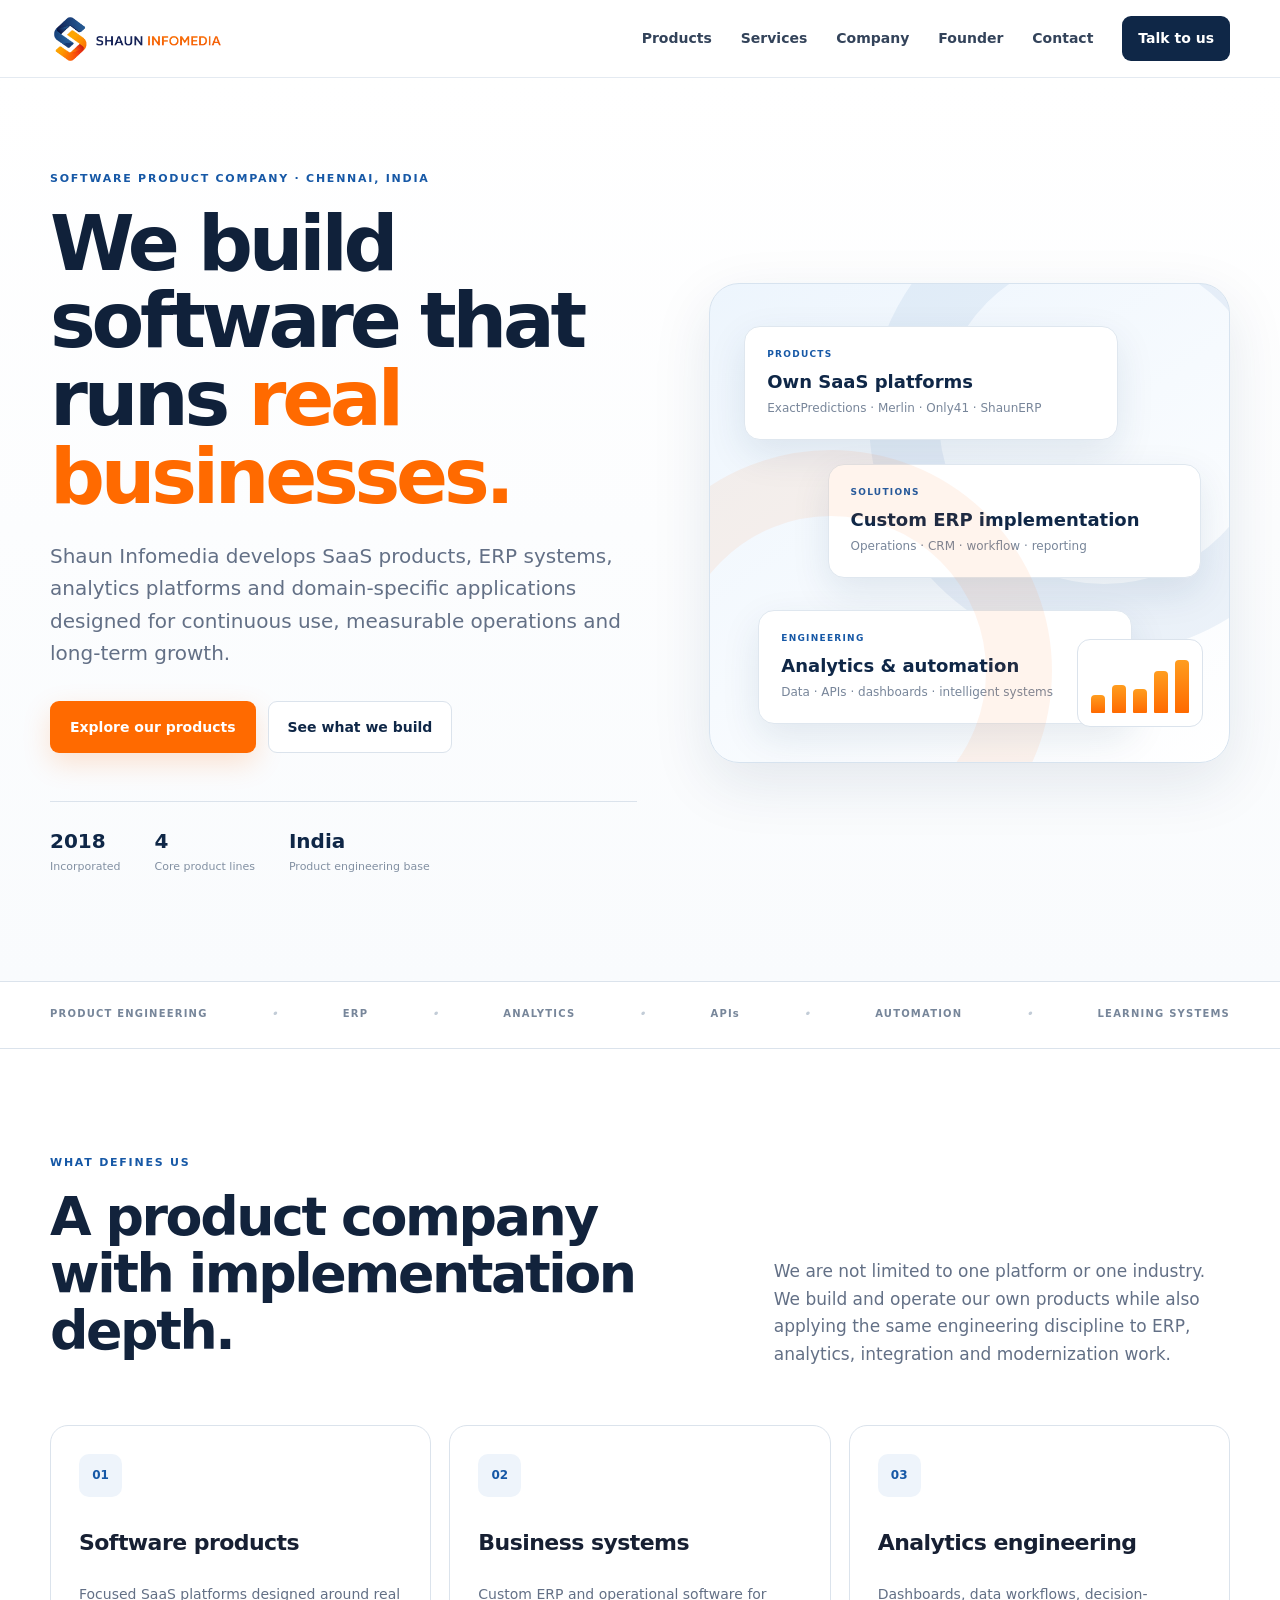
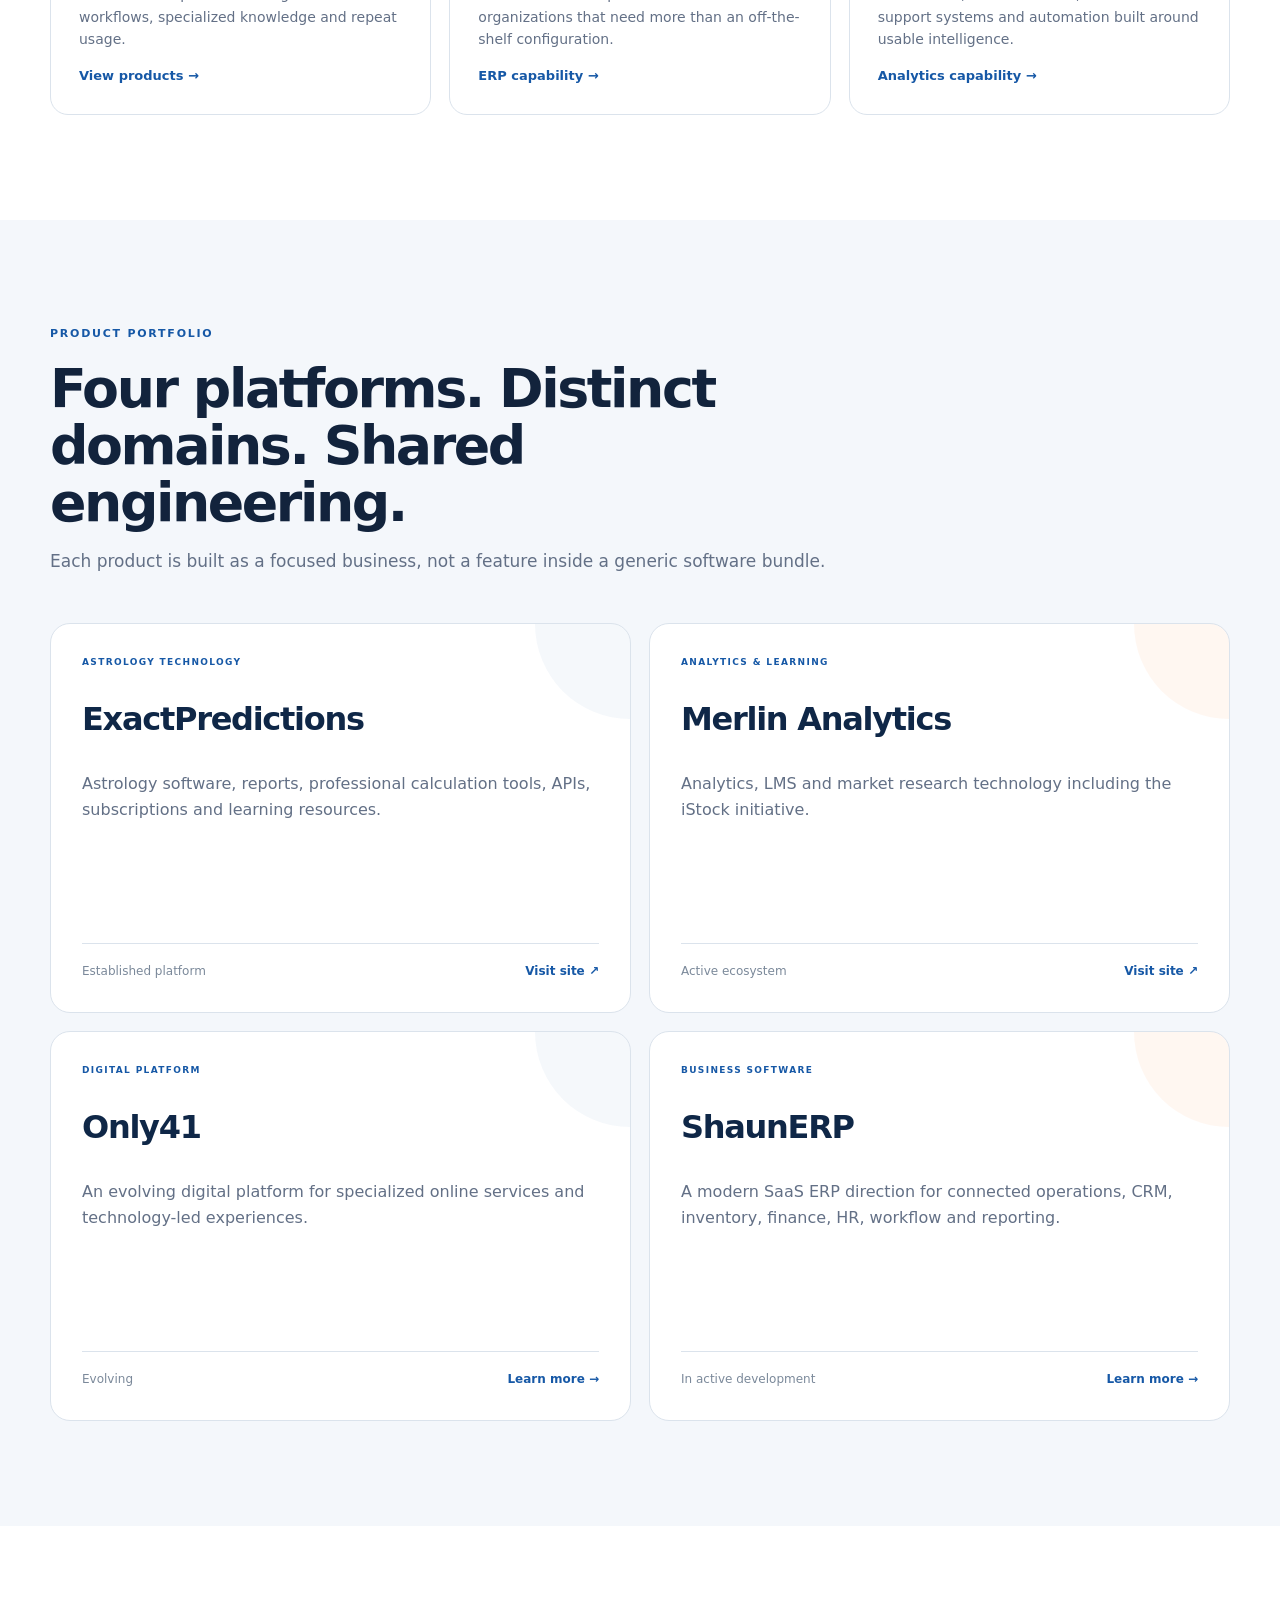
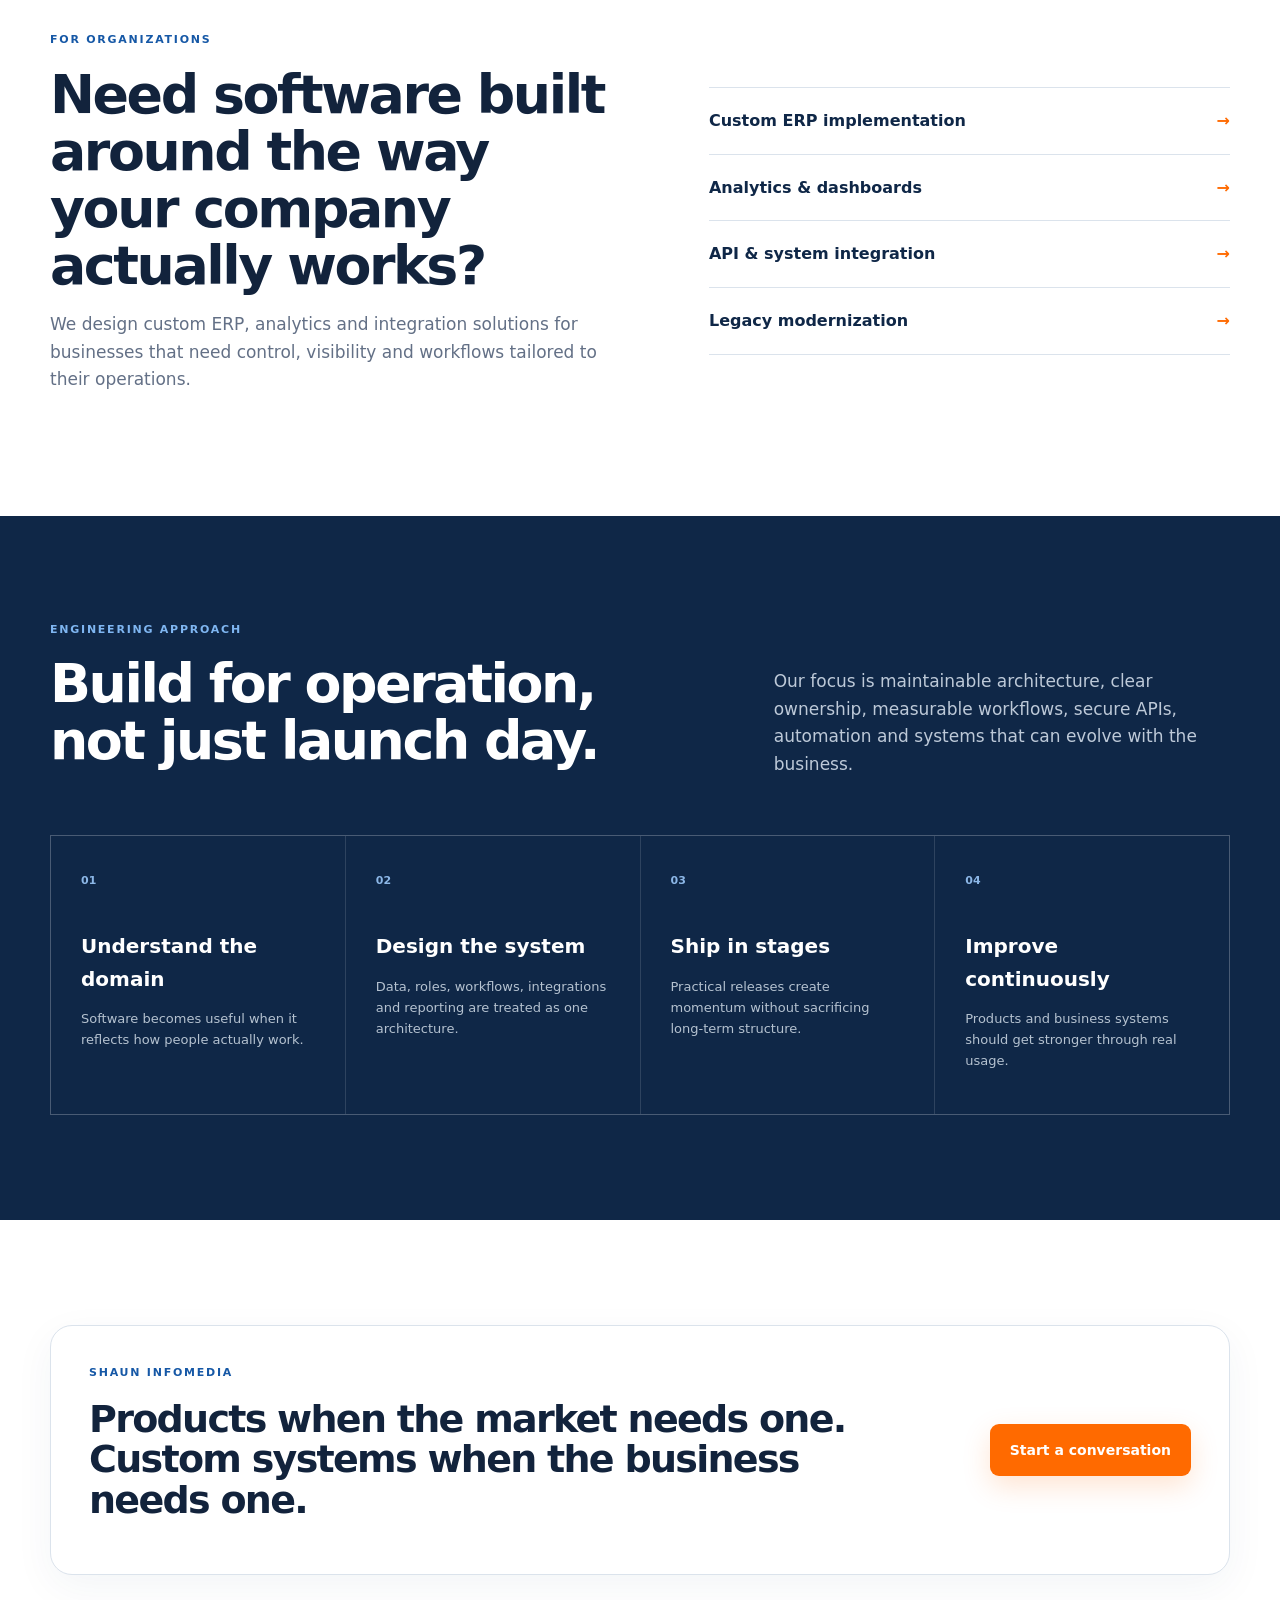
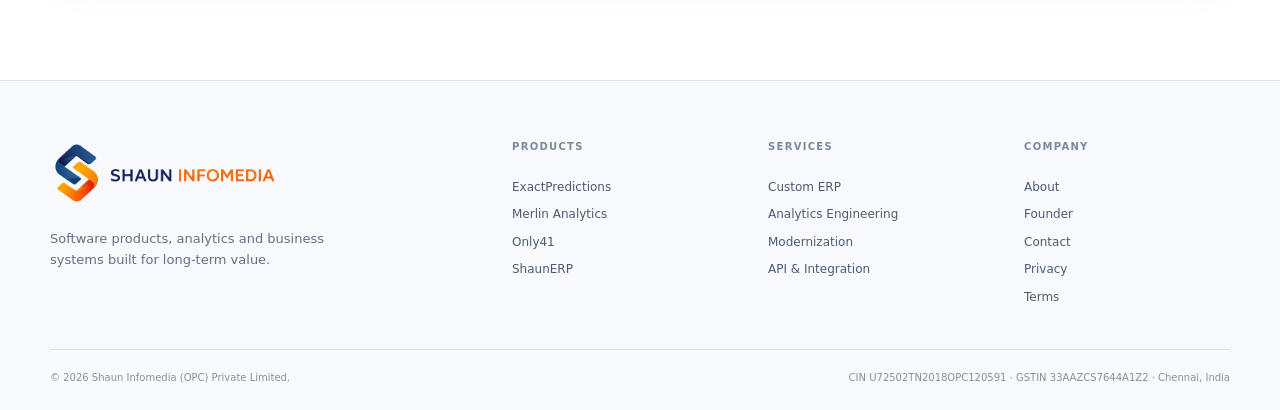
<file: deploy/lightsail/www/public/index.html>
<!doctype html>
<html lang="en">
<head>
<meta charset="utf-8">
<meta name="viewport" content="width=device-width,initial-scale=1">
<title>Shaun Infomedia | SaaS, ERP, Analytics & Software Products</title>
<meta name="description" content="Shaun Infomedia builds SaaS products, custom ERP systems, analytics platforms, APIs and domain-specific software from Chennai, India.">
<link rel="icon" href="assets/img/favicon-32.png">
<link rel="apple-touch-icon" href="assets/img/favicon-192.png">
<link rel="stylesheet" href="assets/css/site.css">
<meta name="theme-color" content="#ffffff">
</head>
<body>

<header class="topbar">
  <div class="container navwrap">
    <a class="brand" href="index.html"><img src="assets/img/logo-shaun-infomedia-transparent.png" alt="Shaun Infomedia"></a>
    <button class="nav-toggle" aria-expanded="false" aria-label="Toggle navigation"><span></span><span></span><span></span></button>
    <nav class="nav">
      <a href="products.html">Products</a>
      <a href="services.html">Services</a>
      <a href="about.html">Company</a>
      <a href="founder.html">Founder</a>
      <a href="contact.html">Contact</a>
      <a class="nav-cta" href="contact.html">Talk to us</a>
    </nav>
  </div>
</header>

<main>
<section class="hero">
  <div class="container hero-grid">
    <div class="hero-copy reveal">
      <div class="kicker">Software product company · Chennai, India</div>
      <h1>We build software that runs <span>real businesses.</span></h1>
      <p>Shaun Infomedia develops SaaS products, ERP systems, analytics platforms and domain-specific applications designed for continuous use, measurable operations and long-term growth.</p>
      <div class="actions">
        <a class="btn primary" href="products.html">Explore our products</a>
        <a class="btn secondary" href="services.html">See what we build</a>
      </div>
      <div class="hero-proof">
        <div><strong>2018</strong><span>Incorporated</span></div>
        <div><strong>4</strong><span>Core product lines</span></div>
        <div><strong>India</strong><span>Product engineering base</span></div>
      </div>
    </div>
    <div class="hero-panel reveal delay-1">
      <div class="stack-card card-a"><small>PRODUCTS</small><b>Own SaaS platforms</b><span>ExactPredictions · Merlin · Only41 · ShaunERP</span></div>
      <div class="stack-card card-b"><small>SOLUTIONS</small><b>Custom ERP implementation</b><span>Operations · CRM · workflow · reporting</span></div>
      <div class="stack-card card-c"><small>ENGINEERING</small><b>Analytics & automation</b><span>Data · APIs · dashboards · intelligent systems</span></div>
      <div class="mini-chart">
        <span class="bar b1"></span><span class="bar b2"></span><span class="bar b3"></span><span class="bar b4"></span><span class="bar b5"></span>
      </div>
    </div>
  </div>
</section>

<section class="logo-strip">
  <div class="container strip-inner">
    <span>PRODUCT ENGINEERING</span><i>•</i><span>ERP</span><i>•</i><span>ANALYTICS</span><i>•</i><span>APIs</span><i>•</i><span>AUTOMATION</span><i>•</i><span>LEARNING SYSTEMS</span>
  </div>
</section>

<section class="section">
  <div class="container">
    <div class="split-heading reveal">
      <div><div class="kicker">What defines us</div><h2>A product company with implementation depth.</h2></div>
      <p>We are not limited to one platform or one industry. We build and operate our own products while also applying the same engineering discipline to ERP, analytics, integration and modernization work.</p>
    </div>
    <div class="feature-grid three">
      <article class="feature reveal"><div class="icon">01</div><h3>Software products</h3><p>Focused SaaS platforms designed around real workflows, specialized knowledge and repeat usage.</p><a href="products.html">View products →</a></article>
      <article class="feature reveal delay-1"><div class="icon">02</div><h3>Business systems</h3><p>Custom ERP and operational software for organizations that need more than an off-the-shelf configuration.</p><a href="services.html#erp">ERP capability →</a></article>
      <article class="feature reveal delay-2"><div class="icon">03</div><h3>Analytics engineering</h3><p>Dashboards, data workflows, decision-support systems and automation built around usable intelligence.</p><a href="services.html#analytics">Analytics capability →</a></article>
    </div>
  </div>
</section>

<section class="section soft" id="products">
  <div class="container">
    <div class="section-title reveal"><div class="kicker">Product portfolio</div><h2>Four platforms. Distinct domains. Shared engineering.</h2><p>Each product is built as a focused business, not a feature inside a generic software bundle.</p></div>
    <div class="product-mosaic">
      <article class="product-card large reveal">
        <div class="product-tag">ASTROLOGY TECHNOLOGY</div><h3>ExactPredictions</h3><p>Astrology software, reports, professional calculation tools, APIs, subscriptions and learning resources.</p>
        <div class="product-meta"><span>Established platform</span><a href="https://exactpredictions.in/" target="_blank" rel="noopener">Visit site ↗</a></div>
      </article>
      <article class="product-card reveal delay-1">
        <div class="product-tag">ANALYTICS & LEARNING</div><h3>Merlin Analytics</h3><p>Analytics, LMS and market research technology including the iStock initiative.</p>
        <div class="product-meta"><span>Active ecosystem</span><a href="https://merlinanalytics.in/" target="_blank" rel="noopener">Visit site ↗</a></div>
      </article>
      <article class="product-card reveal">
        <div class="product-tag">DIGITAL PLATFORM</div><h3>Only41</h3><p>An evolving digital platform for specialized online services and technology-led experiences.</p>
        <div class="product-meta"><span>Evolving</span><a href="products.html#only41">Learn more →</a></div>
      </article>
      <article class="product-card large reveal delay-1">
        <div class="product-tag">BUSINESS SOFTWARE</div><h3>ShaunERP</h3><p>A modern SaaS ERP direction for connected operations, CRM, inventory, finance, HR, workflow and reporting.</p>
        <div class="product-meta"><span>In active development</span><a href="products.html#shaunerp">Learn more →</a></div>
      </article>
    </div>
  </div>
</section>

<section class="section">
  <div class="container service-band reveal">
    <div>
      <div class="kicker">For organizations</div>
      <h2>Need software built around the way your company actually works?</h2>
      <p>We design custom ERP, analytics and integration solutions for businesses that need control, visibility and workflows tailored to their operations.</p>
    </div>
    <div class="service-links">
      <a href="services.html#erp"><span>Custom ERP implementation</span><b>→</b></a>
      <a href="services.html#analytics"><span>Analytics & dashboards</span><b>→</b></a>
      <a href="services.html#api"><span>API & system integration</span><b>→</b></a>
      <a href="services.html#modernization"><span>Legacy modernization</span><b>→</b></a>
    </div>
  </div>
</section>

<section class="section dark-section">
  <div class="container">
    <div class="split-heading invert reveal">
      <div><div class="kicker">Engineering approach</div><h2>Build for operation, not just launch day.</h2></div>
      <p>Our focus is maintainable architecture, clear ownership, measurable workflows, secure APIs, automation and systems that can evolve with the business.</p>
    </div>
    <div class="pillars">
      <div class="pillar reveal"><b>01</b><h3>Understand the domain</h3><p>Software becomes useful when it reflects how people actually work.</p></div>
      <div class="pillar reveal delay-1"><b>02</b><h3>Design the system</h3><p>Data, roles, workflows, integrations and reporting are treated as one architecture.</p></div>
      <div class="pillar reveal delay-2"><b>03</b><h3>Ship in stages</h3><p>Practical releases create momentum without sacrificing long-term structure.</p></div>
      <div class="pillar reveal delay-3"><b>04</b><h3>Improve continuously</h3><p>Products and business systems should get stronger through real usage.</p></div>
    </div>
  </div>
</section>

<section class="section">
  <div class="container cta reveal">
    <div><div class="kicker">Shaun Infomedia</div><h2>Products when the market needs one. Custom systems when the business needs one.</h2></div>
    <a class="btn primary" href="contact.html">Start a conversation</a>
  </div>
</section>
</main>

<footer class="footer">
  <div class="container footergrid">
    <div class="footerbrand">
      <img src="assets/img/logo-shaun-infomedia-transparent.png" alt="Shaun Infomedia">
      <p>Software products, analytics and business systems built for long-term value.</p>
    </div>
    <div><h4>Products</h4><a href="products.html#exact">ExactPredictions</a><a href="products.html#merlin">Merlin Analytics</a><a href="products.html#only41">Only41</a><a href="products.html#shaunerp">ShaunERP</a></div>
    <div><h4>Services</h4><a href="services.html#erp">Custom ERP</a><a href="services.html#analytics">Analytics Engineering</a><a href="services.html#modernization">Modernization</a><a href="services.html#api">API & Integration</a></div>
    <div><h4>Company</h4><a href="about.html">About</a><a href="founder.html">Founder</a><a href="contact.html">Contact</a><a href="privacy.html">Privacy</a><a href="terms.html">Terms</a></div>
  </div>
  <div class="container footnote">
    <span>© <span data-year></span> Shaun Infomedia (OPC) Private Limited.</span>
    <span>CIN U72502TN2018OPC120591 · GSTIN 33AAZCS7644A1Z2 · Chennai, India</span>
  </div>
</footer>
<script src="assets/js/site.js"></script></body></html>
</file>
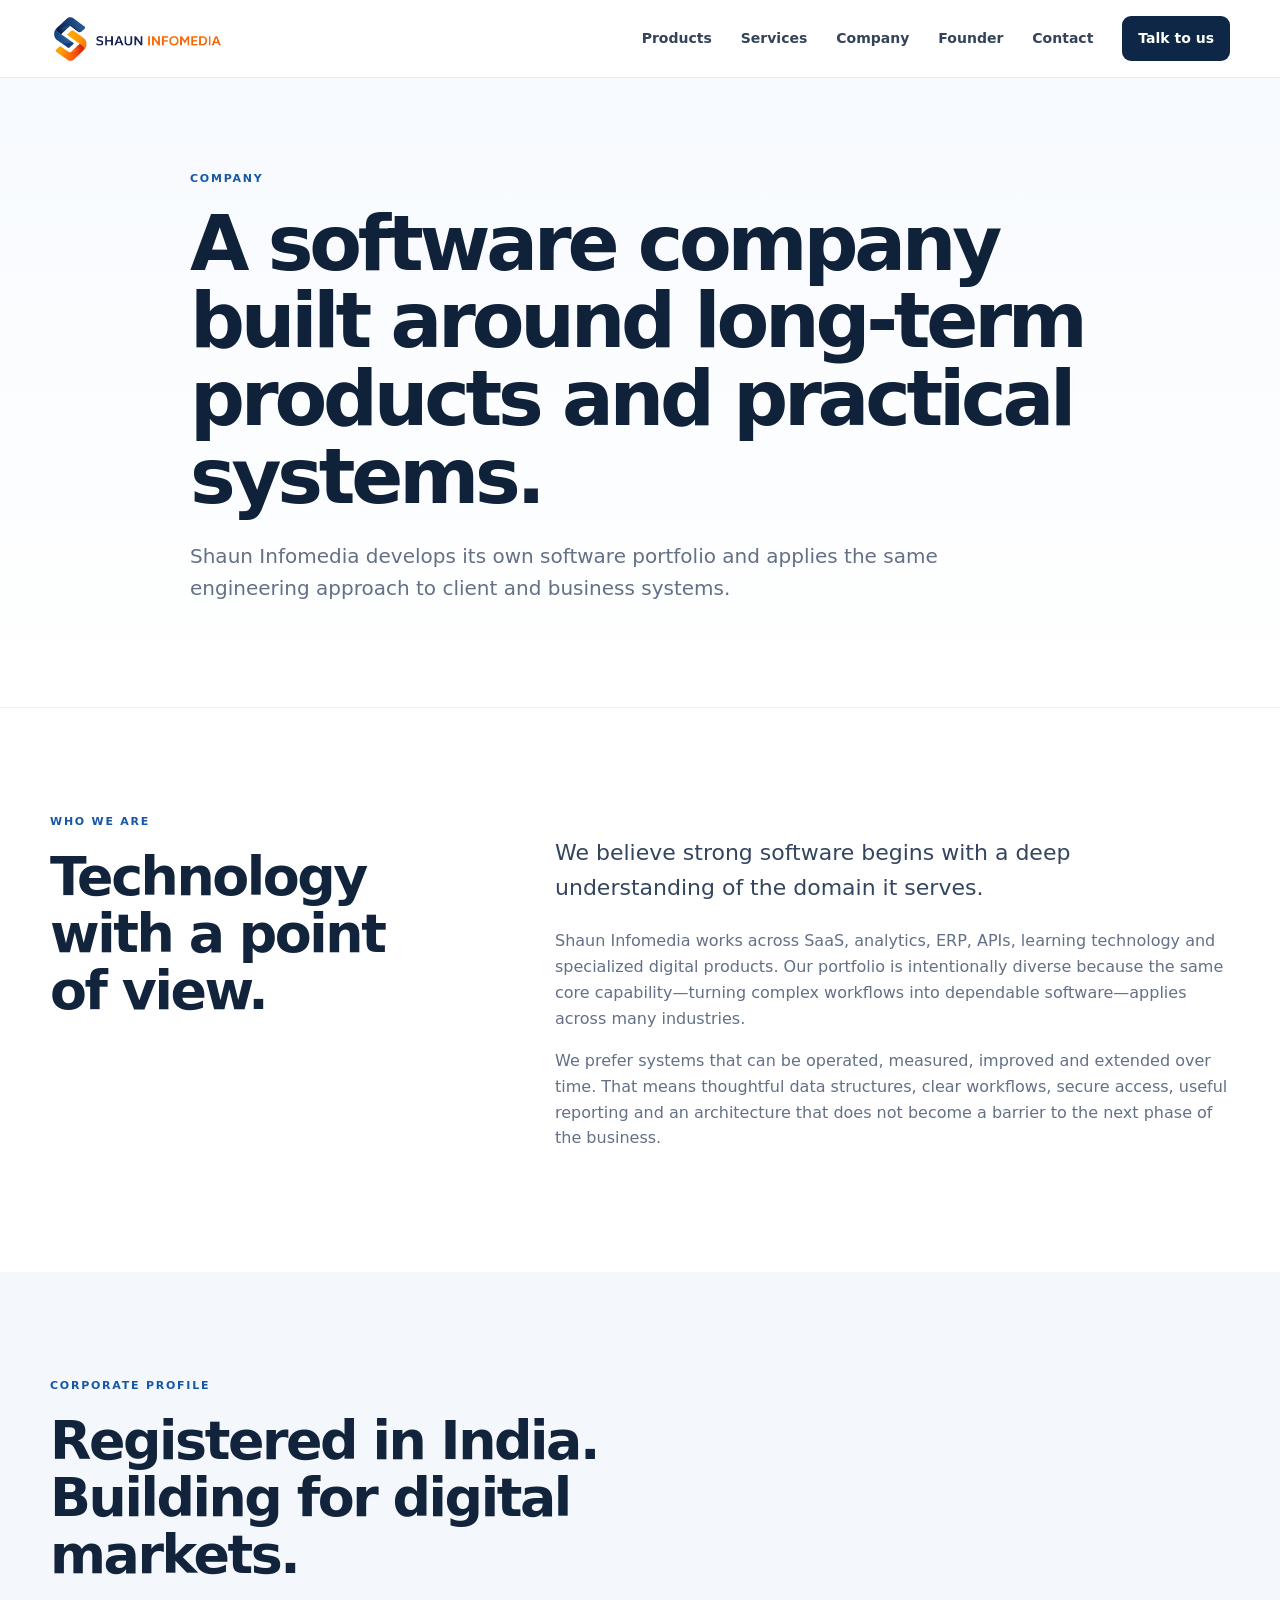
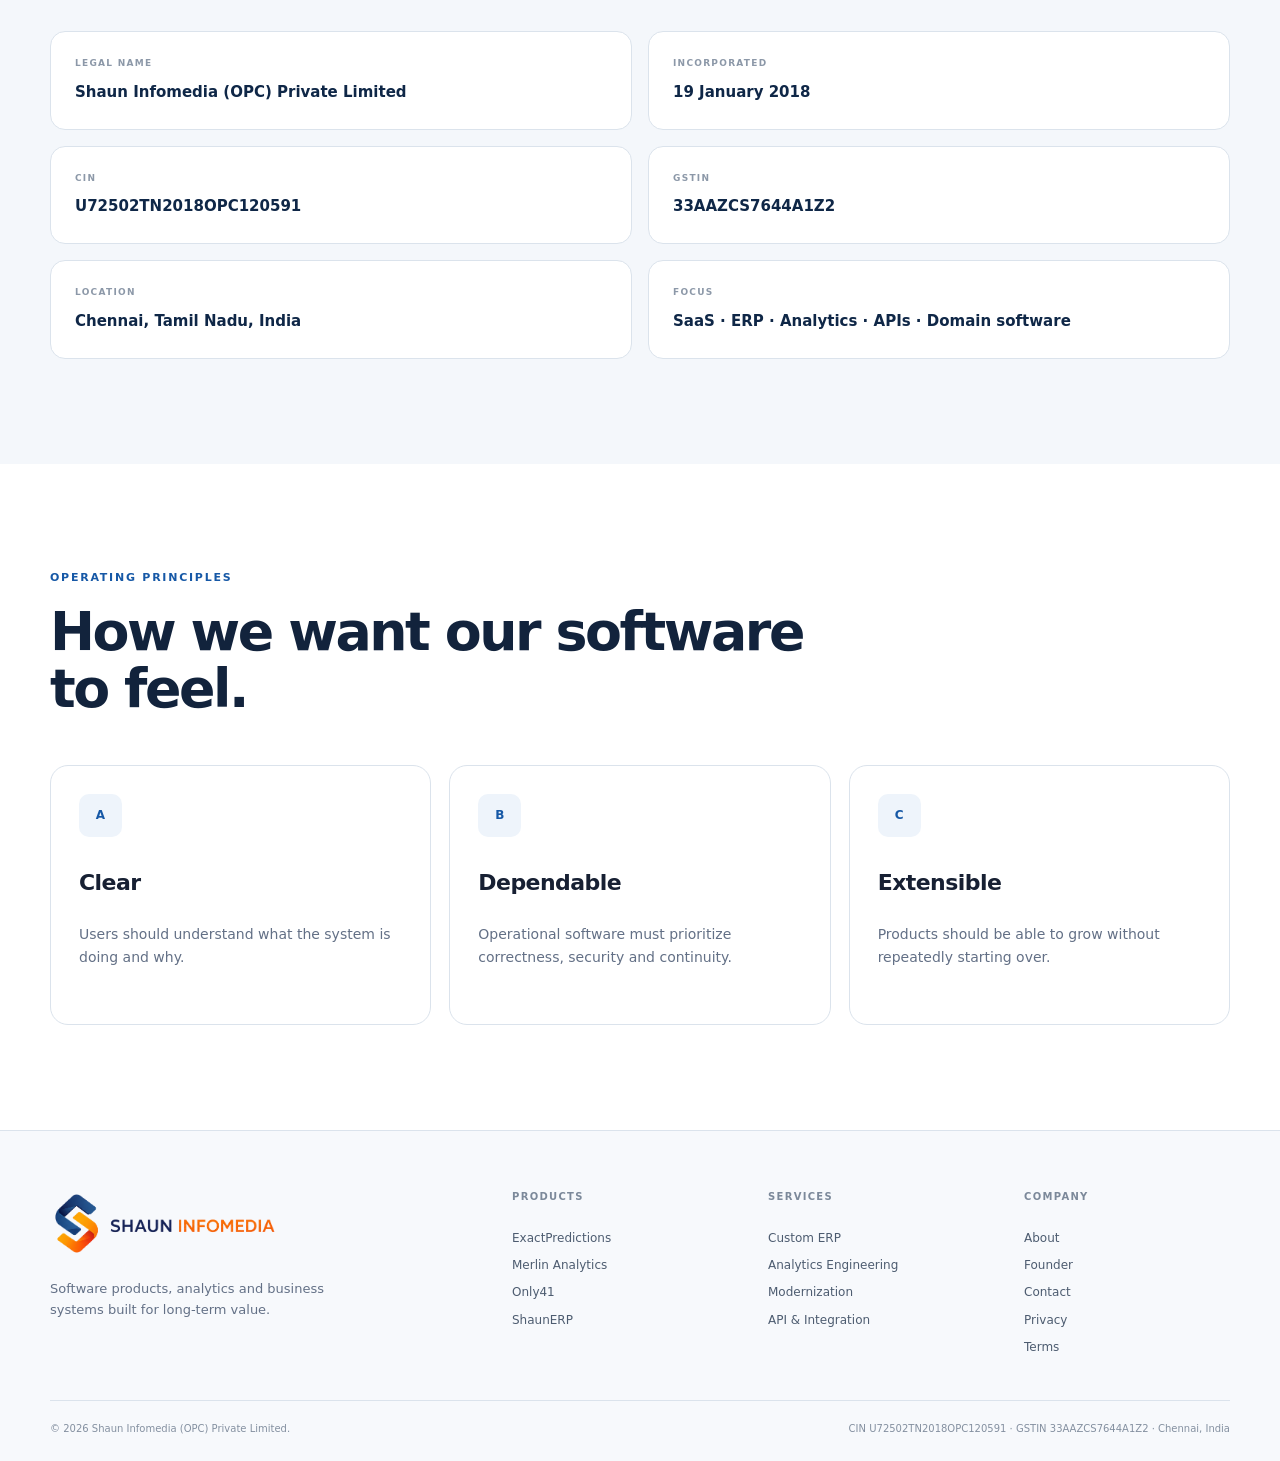
<file: deploy/lightsail/www/public/about.html>
<!doctype html>
<html lang="en">
<head>
<meta charset="utf-8">
<meta name="viewport" content="width=device-width,initial-scale=1">
<title>Company | Shaun Infomedia</title>
<meta name="description" content="About Shaun Infomedia (OPC) Private Limited, a software product and SaaS company from Chennai, India.">
<link rel="icon" href="assets/img/favicon-32.png">
<link rel="apple-touch-icon" href="assets/img/favicon-192.png">
<link rel="stylesheet" href="assets/css/site.css">
<meta name="theme-color" content="#ffffff">
</head>
<body>

<header class="topbar">
  <div class="container navwrap">
    <a class="brand" href="index.html"><img src="assets/img/logo-shaun-infomedia-transparent.png" alt="Shaun Infomedia"></a>
    <button class="nav-toggle" aria-expanded="false" aria-label="Toggle navigation"><span></span><span></span><span></span></button>
    <nav class="nav">
      <a href="products.html">Products</a>
      <a href="services.html">Services</a>
      <a href="about.html">Company</a>
      <a href="founder.html">Founder</a>
      <a href="contact.html">Contact</a>
      <a class="nav-cta" href="contact.html">Talk to us</a>
    </nav>
  </div>
</header>

<main>
<section class="page-hero"><div class="container narrow reveal"><div class="kicker">Company</div><h1>A software company built around long-term products and practical systems.</h1><p>Shaun Infomedia develops its own software portfolio and applies the same engineering approach to client and business systems.</p></div></section>

<section class="section"><div class="container about-grid">
  <div class="reveal"><div class="kicker">Who we are</div><h2>Technology with a point of view.</h2></div>
  <div class="body-copy reveal delay-1"><p class="lead">We believe strong software begins with a deep understanding of the domain it serves.</p><p>Shaun Infomedia works across SaaS, analytics, ERP, APIs, learning technology and specialized digital products. Our portfolio is intentionally diverse because the same core capability—turning complex workflows into dependable software—applies across many industries.</p><p>We prefer systems that can be operated, measured, improved and extended over time. That means thoughtful data structures, clear workflows, secure access, useful reporting and an architecture that does not become a barrier to the next phase of the business.</p></div>
</div></section>

<section class="section soft"><div class="container">
  <div class="section-title reveal"><div class="kicker">Corporate profile</div><h2>Registered in India. Building for digital markets.</h2></div>
  <div class="facts-grid">
    <div class="fact reveal"><span>Legal name</span><b>Shaun Infomedia (OPC) Private Limited</b></div>
    <div class="fact reveal delay-1"><span>Incorporated</span><b>19 January 2018</b></div>
    <div class="fact reveal"><span>CIN</span><b>U72502TN2018OPC120591</b></div>
    <div class="fact reveal delay-1"><span>GSTIN</span><b>33AAZCS7644A1Z2</b></div>
    <div class="fact reveal"><span>Location</span><b>Chennai, Tamil Nadu, India</b></div>
    <div class="fact reveal delay-1"><span>Focus</span><b>SaaS · ERP · Analytics · APIs · Domain software</b></div>
  </div>
</div></section>

<section class="section"><div class="container">
  <div class="section-title reveal"><div class="kicker">Operating principles</div><h2>How we want our software to feel.</h2></div>
  <div class="feature-grid three">
    <article class="feature reveal"><div class="icon">A</div><h3>Clear</h3><p>Users should understand what the system is doing and why.</p></article>
    <article class="feature reveal delay-1"><div class="icon">B</div><h3>Dependable</h3><p>Operational software must prioritize correctness, security and continuity.</p></article>
    <article class="feature reveal delay-2"><div class="icon">C</div><h3>Extensible</h3><p>Products should be able to grow without repeatedly starting over.</p></article>
  </div>
</div></section>
</main>

<footer class="footer">
  <div class="container footergrid">
    <div class="footerbrand">
      <img src="assets/img/logo-shaun-infomedia-transparent.png" alt="Shaun Infomedia">
      <p>Software products, analytics and business systems built for long-term value.</p>
    </div>
    <div><h4>Products</h4><a href="products.html#exact">ExactPredictions</a><a href="products.html#merlin">Merlin Analytics</a><a href="products.html#only41">Only41</a><a href="products.html#shaunerp">ShaunERP</a></div>
    <div><h4>Services</h4><a href="services.html#erp">Custom ERP</a><a href="services.html#analytics">Analytics Engineering</a><a href="services.html#modernization">Modernization</a><a href="services.html#api">API & Integration</a></div>
    <div><h4>Company</h4><a href="about.html">About</a><a href="founder.html">Founder</a><a href="contact.html">Contact</a><a href="privacy.html">Privacy</a><a href="terms.html">Terms</a></div>
  </div>
  <div class="container footnote">
    <span>© <span data-year></span> Shaun Infomedia (OPC) Private Limited.</span>
    <span>CIN U72502TN2018OPC120591 · GSTIN 33AAZCS7644A1Z2 · Chennai, India</span>
  </div>
</footer>
<script src="assets/js/site.js"></script></body></html>
</file>
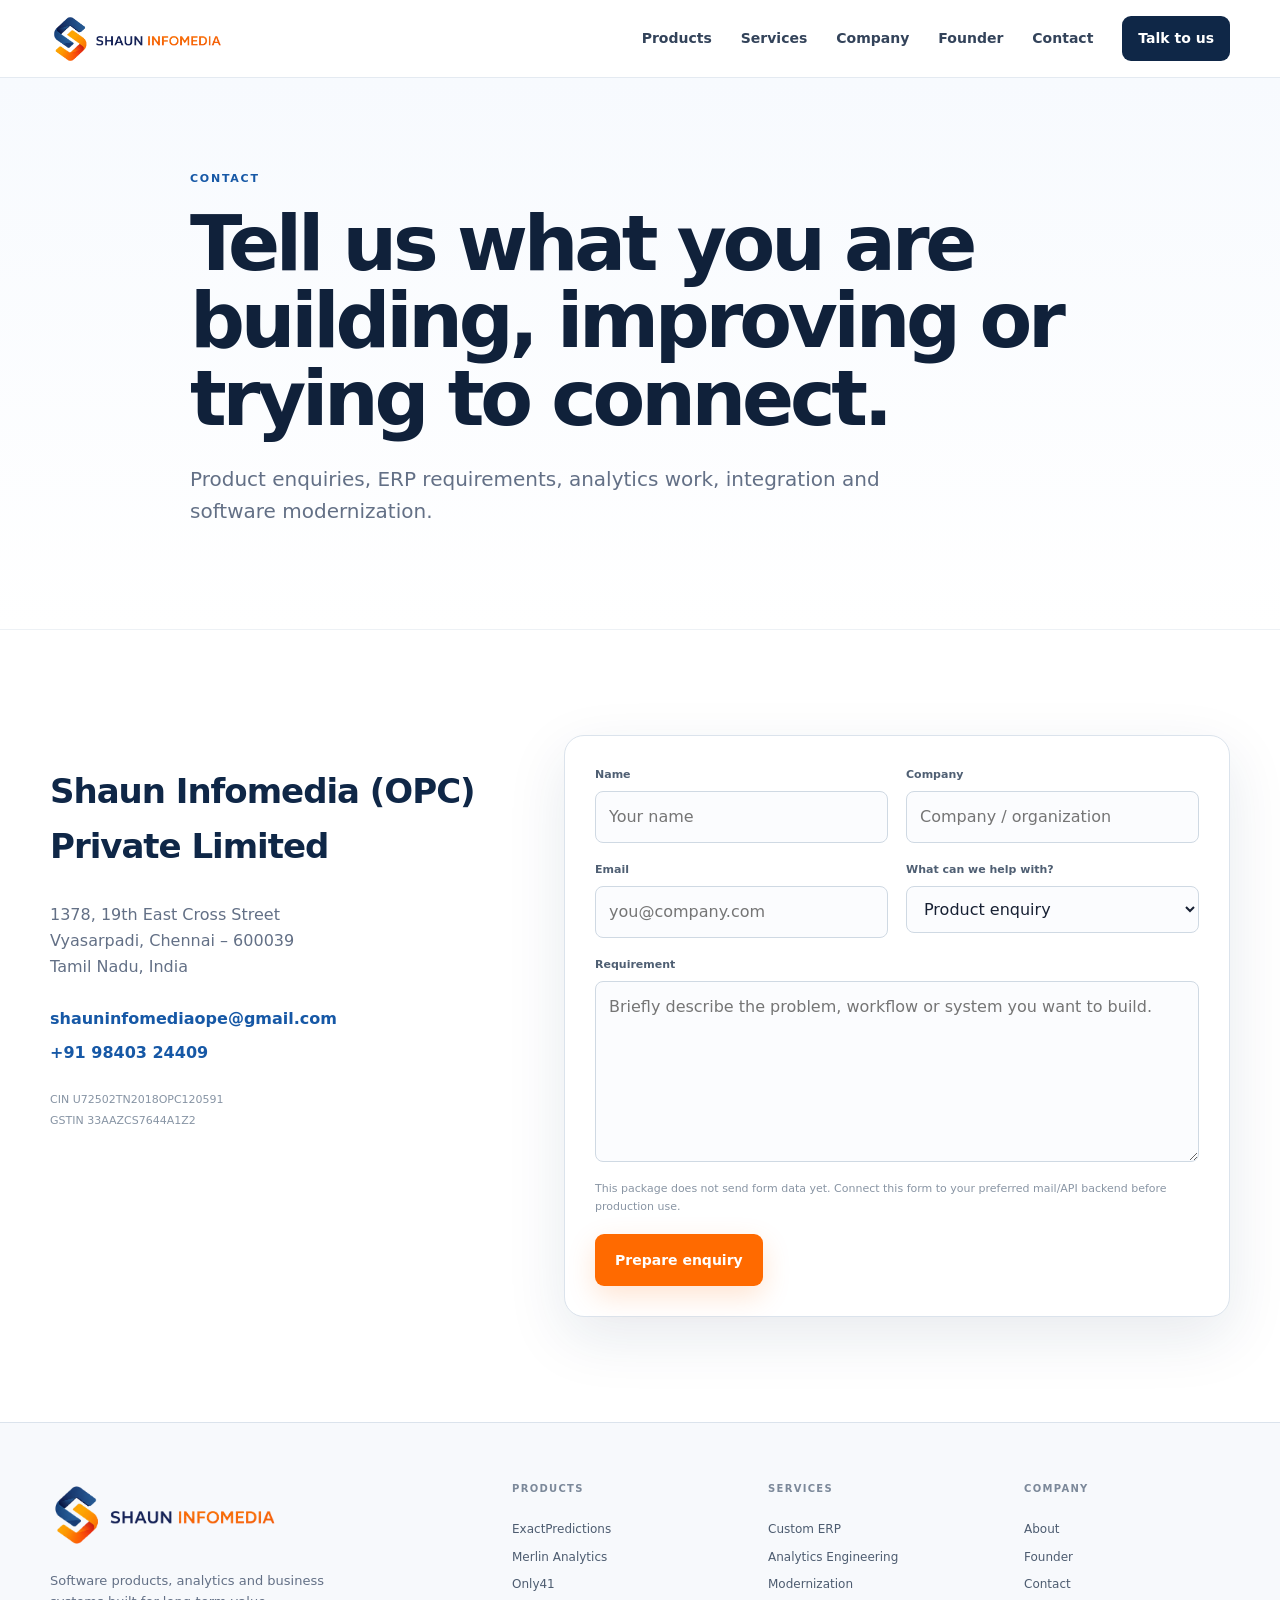
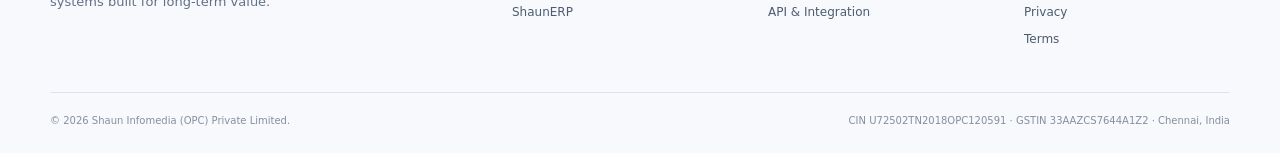
<file: deploy/lightsail/www/public/contact.html>
<!doctype html>
<html lang="en">
<head>
<meta charset="utf-8">
<meta name="viewport" content="width=device-width,initial-scale=1">
<title>Contact | Shaun Infomedia</title>
<meta name="description" content="Contact Shaun Infomedia for product, ERP, analytics, integration and software enquiries.">
<link rel="icon" href="assets/img/favicon-32.png">
<link rel="apple-touch-icon" href="assets/img/favicon-192.png">
<link rel="stylesheet" href="assets/css/site.css">
<meta name="theme-color" content="#ffffff">
</head>
<body>

<header class="topbar">
  <div class="container navwrap">
    <a class="brand" href="index.html"><img src="assets/img/logo-shaun-infomedia-transparent.png" alt="Shaun Infomedia"></a>
    <button class="nav-toggle" aria-expanded="false" aria-label="Toggle navigation"><span></span><span></span><span></span></button>
    <nav class="nav">
      <a href="products.html">Products</a>
      <a href="services.html">Services</a>
      <a href="about.html">Company</a>
      <a href="founder.html">Founder</a>
      <a href="contact.html">Contact</a>
      <a class="nav-cta" href="contact.html">Talk to us</a>
    </nav>
  </div>
</header>

<main>
<section class="page-hero"><div class="container narrow reveal"><div class="kicker">Contact</div><h1>Tell us what you are building, improving or trying to connect.</h1><p>Product enquiries, ERP requirements, analytics work, integration and software modernization.</p></div></section>
<section class="section"><div class="container contact-layout">
  <div class="contact-info reveal">
    <h2>Shaun Infomedia (OPC) Private Limited</h2>
    <p>1378, 19th East Cross Street<br>Vyasarpadi, Chennai – 600039<br>Tamil Nadu, India</p>
    <div class="contact-lines">
      <a href="mailto:shauninfomediaope@gmail.com">shauninfomediaope@gmail.com</a>
      <a href="tel:+919840324409">+91 98403 24409</a>
    </div>
    <div class="corp-lines"><span>CIN U72502TN2018OPC120591</span><span>GSTIN 33AAZCS7644A1Z2</span></div>
  </div>
  <form class="contact-form reveal delay-1" action="#" onsubmit="return false;">
    <div class="field"><label>Name</label><input type="text" placeholder="Your name"></div>
    <div class="field"><label>Company</label><input type="text" placeholder="Company / organization"></div>
    <div class="field"><label>Email</label><input type="email" placeholder="you@company.com"></div>
    <div class="field"><label>What can we help with?</label><select><option>Product enquiry</option><option>Custom ERP implementation</option><option>Analytics & dashboards</option><option>API / integration</option><option>Software modernization</option><option>Other</option></select></div>
    <div class="field full"><label>Requirement</label><textarea rows="6" placeholder="Briefly describe the problem, workflow or system you want to build."></textarea></div>
    <div class="form-note">This package does not send form data yet. Connect this form to your preferred mail/API backend before production use.</div>
    <button class="btn primary" type="submit">Prepare enquiry</button>
  </form>
</div></section>
</main>

<footer class="footer">
  <div class="container footergrid">
    <div class="footerbrand">
      <img src="assets/img/logo-shaun-infomedia-transparent.png" alt="Shaun Infomedia">
      <p>Software products, analytics and business systems built for long-term value.</p>
    </div>
    <div><h4>Products</h4><a href="products.html#exact">ExactPredictions</a><a href="products.html#merlin">Merlin Analytics</a><a href="products.html#only41">Only41</a><a href="products.html#shaunerp">ShaunERP</a></div>
    <div><h4>Services</h4><a href="services.html#erp">Custom ERP</a><a href="services.html#analytics">Analytics Engineering</a><a href="services.html#modernization">Modernization</a><a href="services.html#api">API & Integration</a></div>
    <div><h4>Company</h4><a href="about.html">About</a><a href="founder.html">Founder</a><a href="contact.html">Contact</a><a href="privacy.html">Privacy</a><a href="terms.html">Terms</a></div>
  </div>
  <div class="container footnote">
    <span>© <span data-year></span> Shaun Infomedia (OPC) Private Limited.</span>
    <span>CIN U72502TN2018OPC120591 · GSTIN 33AAZCS7644A1Z2 · Chennai, India</span>
  </div>
</footer>
<script src="assets/js/site.js"></script></body></html>
</file>
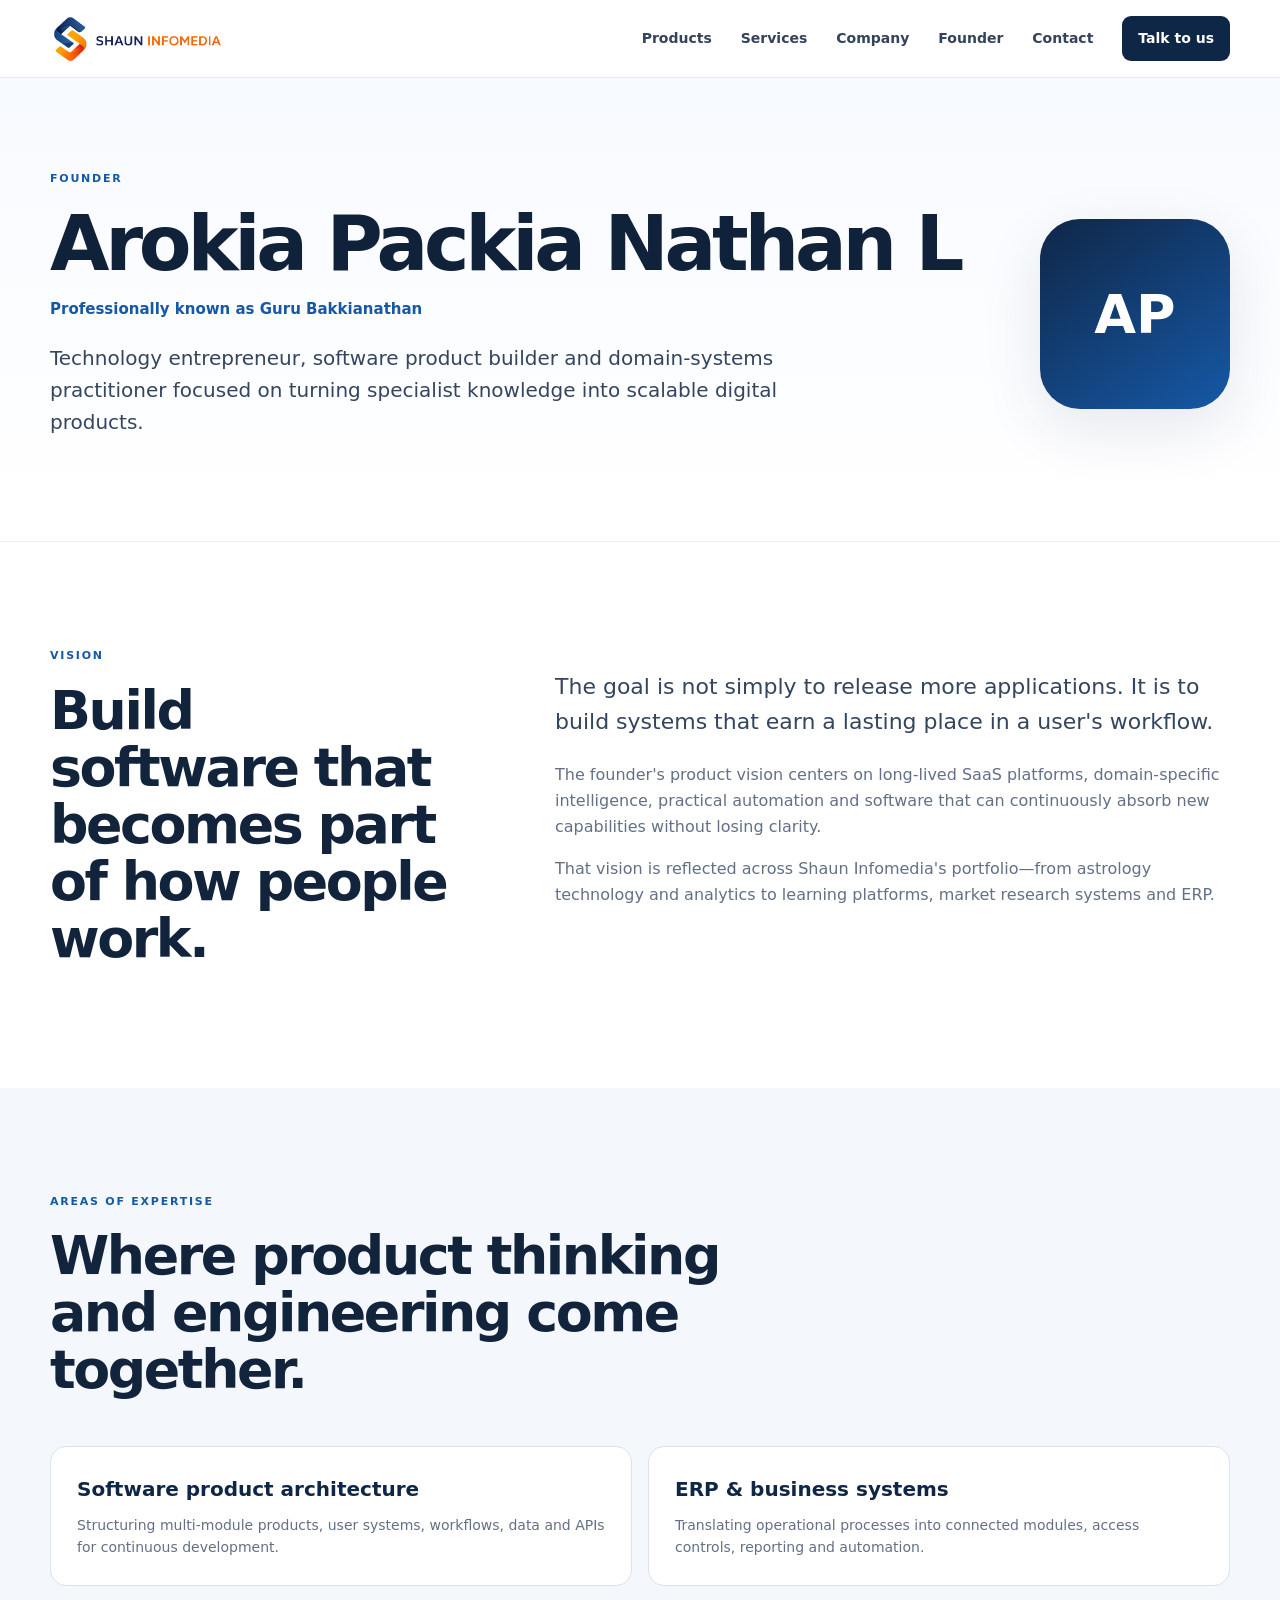
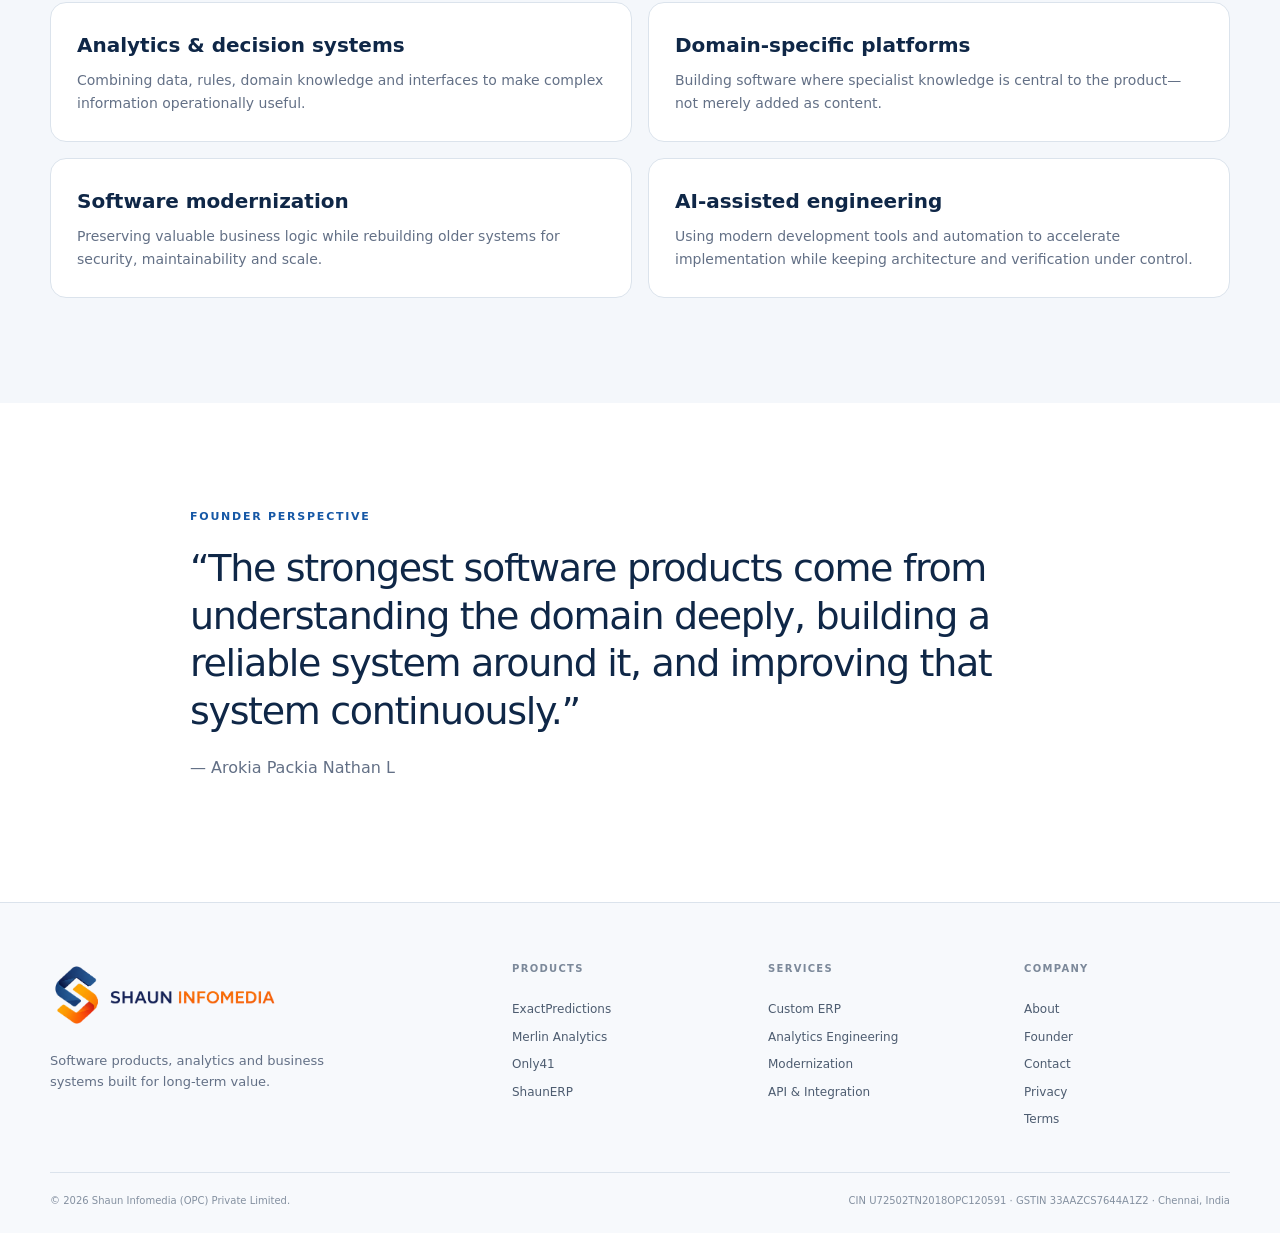
<file: deploy/lightsail/www/public/founder.html>
<!doctype html>
<html lang="en">
<head>
<meta charset="utf-8">
<meta name="viewport" content="width=device-width,initial-scale=1">
<title>Founder | Shaun Infomedia</title>
<meta name="description" content="Founder vision and technology expertise behind Shaun Infomedia.">
<link rel="icon" href="assets/img/favicon-32.png">
<link rel="apple-touch-icon" href="assets/img/favicon-192.png">
<link rel="stylesheet" href="assets/css/site.css">
<meta name="theme-color" content="#ffffff">
</head>
<body>

<header class="topbar">
  <div class="container navwrap">
    <a class="brand" href="index.html"><img src="assets/img/logo-shaun-infomedia-transparent.png" alt="Shaun Infomedia"></a>
    <button class="nav-toggle" aria-expanded="false" aria-label="Toggle navigation"><span></span><span></span><span></span></button>
    <nav class="nav">
      <a href="products.html">Products</a>
      <a href="services.html">Services</a>
      <a href="about.html">Company</a>
      <a href="founder.html">Founder</a>
      <a href="contact.html">Contact</a>
      <a class="nav-cta" href="contact.html">Talk to us</a>
    </nav>
  </div>
</header>

<main>
<section class="page-hero founder-hero">
  <div class="container founder-intro">
    <div class="reveal">
      <div class="kicker">Founder</div>
      <h1>Arokia Packia Nathan L</h1>
      <p class="founder-alias">Professionally known as Guru Bakkianathan</p>
      <p class="lead">Technology entrepreneur, software product builder and domain-systems practitioner focused on turning specialist knowledge into scalable digital products.</p>
    </div>
    <div class="founder-mark reveal delay-1">AP</div>
  </div>
</section>

<section class="section"><div class="container about-grid">
  <div class="reveal"><div class="kicker">Vision</div><h2>Build software that becomes part of how people work.</h2></div>
  <div class="body-copy reveal delay-1">
    <p class="lead">The goal is not simply to release more applications. It is to build systems that earn a lasting place in a user's workflow.</p>
    <p>The founder's product vision centers on long-lived SaaS platforms, domain-specific intelligence, practical automation and software that can continuously absorb new capabilities without losing clarity.</p>
    <p>That vision is reflected across Shaun Infomedia's portfolio—from astrology technology and analytics to learning platforms, market research systems and ERP.</p>
  </div>
</div></section>

<section class="section soft"><div class="container">
  <div class="section-title reveal"><div class="kicker">Areas of expertise</div><h2>Where product thinking and engineering come together.</h2></div>
  <div class="expertise-grid">
    <div class="expertise reveal"><h3>Software product architecture</h3><p>Structuring multi-module products, user systems, workflows, data and APIs for continuous development.</p></div>
    <div class="expertise reveal delay-1"><h3>ERP & business systems</h3><p>Translating operational processes into connected modules, access controls, reporting and automation.</p></div>
    <div class="expertise reveal"><h3>Analytics & decision systems</h3><p>Combining data, rules, domain knowledge and interfaces to make complex information operationally useful.</p></div>
    <div class="expertise reveal delay-1"><h3>Domain-specific platforms</h3><p>Building software where specialist knowledge is central to the product—not merely added as content.</p></div>
    <div class="expertise reveal"><h3>Software modernization</h3><p>Preserving valuable business logic while rebuilding older systems for security, maintainability and scale.</p></div>
    <div class="expertise reveal delay-1"><h3>AI-assisted engineering</h3><p>Using modern development tools and automation to accelerate implementation while keeping architecture and verification under control.</p></div>
  </div>
</div></section>

<section class="section"><div class="container quote-panel reveal">
  <div class="kicker">Founder perspective</div>
  <blockquote>“The strongest software products come from understanding the domain deeply, building a reliable system around it, and improving that system continuously.”</blockquote>
  <p>— Arokia Packia Nathan L</p>
</div></section>
</main>

<footer class="footer">
  <div class="container footergrid">
    <div class="footerbrand">
      <img src="assets/img/logo-shaun-infomedia-transparent.png" alt="Shaun Infomedia">
      <p>Software products, analytics and business systems built for long-term value.</p>
    </div>
    <div><h4>Products</h4><a href="products.html#exact">ExactPredictions</a><a href="products.html#merlin">Merlin Analytics</a><a href="products.html#only41">Only41</a><a href="products.html#shaunerp">ShaunERP</a></div>
    <div><h4>Services</h4><a href="services.html#erp">Custom ERP</a><a href="services.html#analytics">Analytics Engineering</a><a href="services.html#modernization">Modernization</a><a href="services.html#api">API & Integration</a></div>
    <div><h4>Company</h4><a href="about.html">About</a><a href="founder.html">Founder</a><a href="contact.html">Contact</a><a href="privacy.html">Privacy</a><a href="terms.html">Terms</a></div>
  </div>
  <div class="container footnote">
    <span>© <span data-year></span> Shaun Infomedia (OPC) Private Limited.</span>
    <span>CIN U72502TN2018OPC120591 · GSTIN 33AAZCS7644A1Z2 · Chennai, India</span>
  </div>
</footer>
<script src="assets/js/site.js"></script></body></html>
</file>
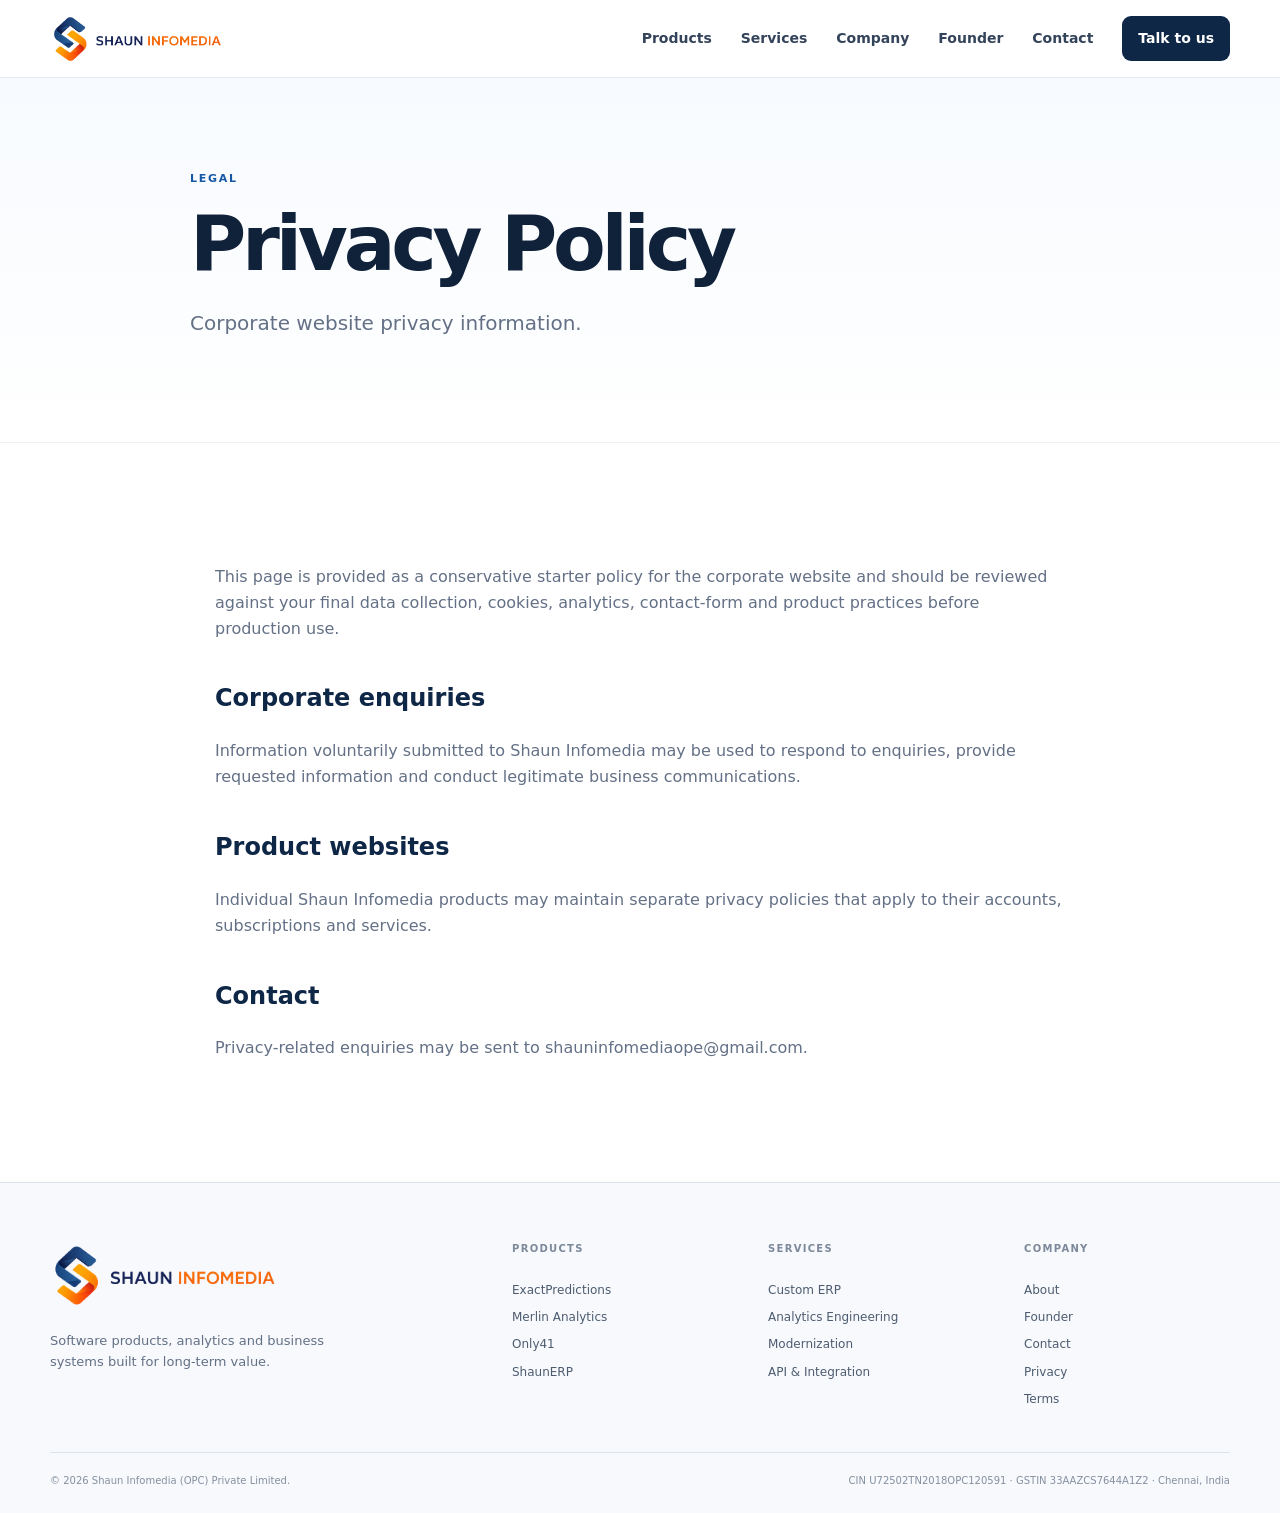
<file: deploy/lightsail/www/public/privacy.html>
<!doctype html>
<html lang="en">
<head>
<meta charset="utf-8">
<meta name="viewport" content="width=device-width,initial-scale=1">
<title>Privacy Policy | Shaun Infomedia</title>
<meta name="description" content="Privacy policy for the Shaun Infomedia corporate website.">
<link rel="icon" href="assets/img/favicon-32.png">
<link rel="apple-touch-icon" href="assets/img/favicon-192.png">
<link rel="stylesheet" href="assets/css/site.css">
<meta name="theme-color" content="#ffffff">
</head>
<body>

<header class="topbar">
  <div class="container navwrap">
    <a class="brand" href="index.html"><img src="assets/img/logo-shaun-infomedia-transparent.png" alt="Shaun Infomedia"></a>
    <button class="nav-toggle" aria-expanded="false" aria-label="Toggle navigation"><span></span><span></span><span></span></button>
    <nav class="nav">
      <a href="products.html">Products</a>
      <a href="services.html">Services</a>
      <a href="about.html">Company</a>
      <a href="founder.html">Founder</a>
      <a href="contact.html">Contact</a>
      <a class="nav-cta" href="contact.html">Talk to us</a>
    </nav>
  </div>
</header>

<main><section class="page-hero"><div class="container narrow"><div class="kicker">Legal</div><h1>Privacy Policy</h1><p>Corporate website privacy information.</p></div></section>
<section class="section"><div class="container legal-copy"><p>This page is provided as a conservative starter policy for the corporate website and should be reviewed against your final data collection, cookies, analytics, contact-form and product practices before production use.</p><h2>Corporate enquiries</h2><p>Information voluntarily submitted to Shaun Infomedia may be used to respond to enquiries, provide requested information and conduct legitimate business communications.</p><h2>Product websites</h2><p>Individual Shaun Infomedia products may maintain separate privacy policies that apply to their accounts, subscriptions and services.</p><h2>Contact</h2><p>Privacy-related enquiries may be sent to shauninfomediaope@gmail.com.</p></div></section></main>

<footer class="footer">
  <div class="container footergrid">
    <div class="footerbrand">
      <img src="assets/img/logo-shaun-infomedia-transparent.png" alt="Shaun Infomedia">
      <p>Software products, analytics and business systems built for long-term value.</p>
    </div>
    <div><h4>Products</h4><a href="products.html#exact">ExactPredictions</a><a href="products.html#merlin">Merlin Analytics</a><a href="products.html#only41">Only41</a><a href="products.html#shaunerp">ShaunERP</a></div>
    <div><h4>Services</h4><a href="services.html#erp">Custom ERP</a><a href="services.html#analytics">Analytics Engineering</a><a href="services.html#modernization">Modernization</a><a href="services.html#api">API & Integration</a></div>
    <div><h4>Company</h4><a href="about.html">About</a><a href="founder.html">Founder</a><a href="contact.html">Contact</a><a href="privacy.html">Privacy</a><a href="terms.html">Terms</a></div>
  </div>
  <div class="container footnote">
    <span>© <span data-year></span> Shaun Infomedia (OPC) Private Limited.</span>
    <span>CIN U72502TN2018OPC120591 · GSTIN 33AAZCS7644A1Z2 · Chennai, India</span>
  </div>
</footer>
<script src="assets/js/site.js"></script></body></html>
</file>
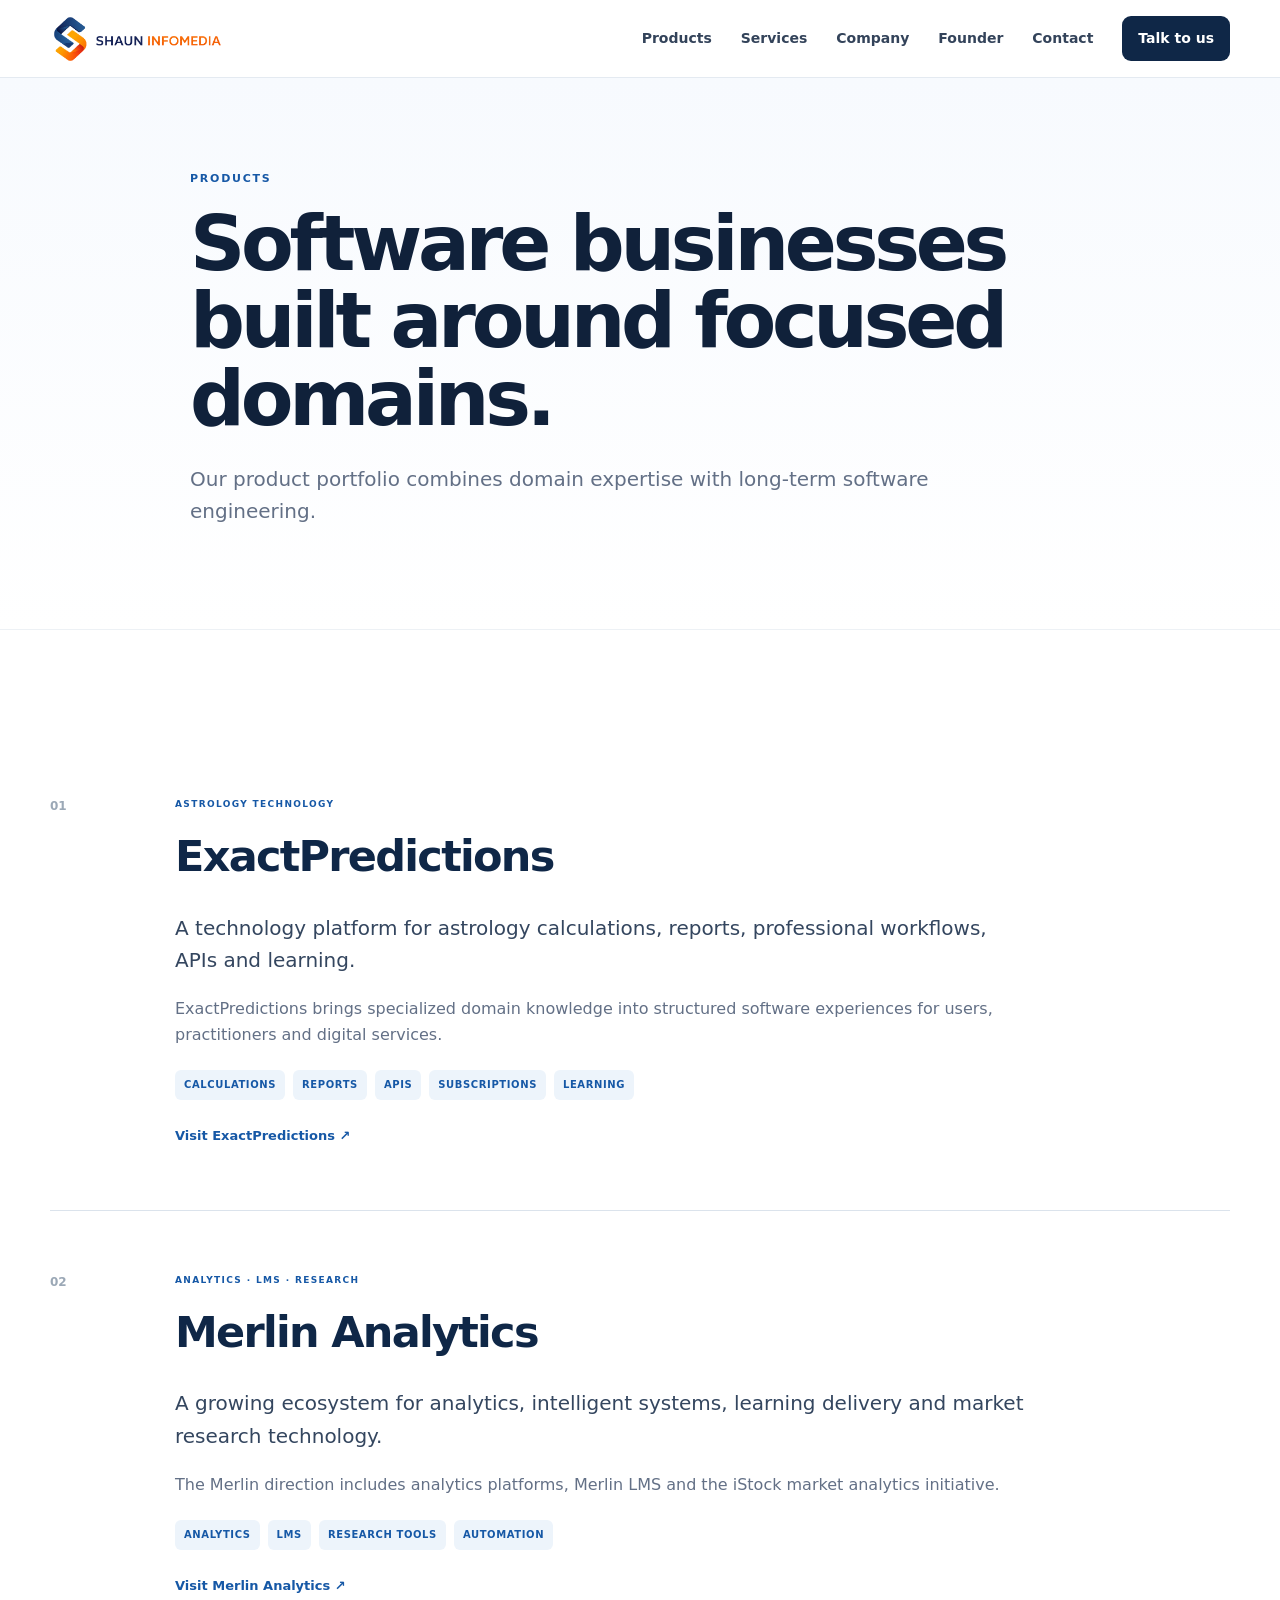
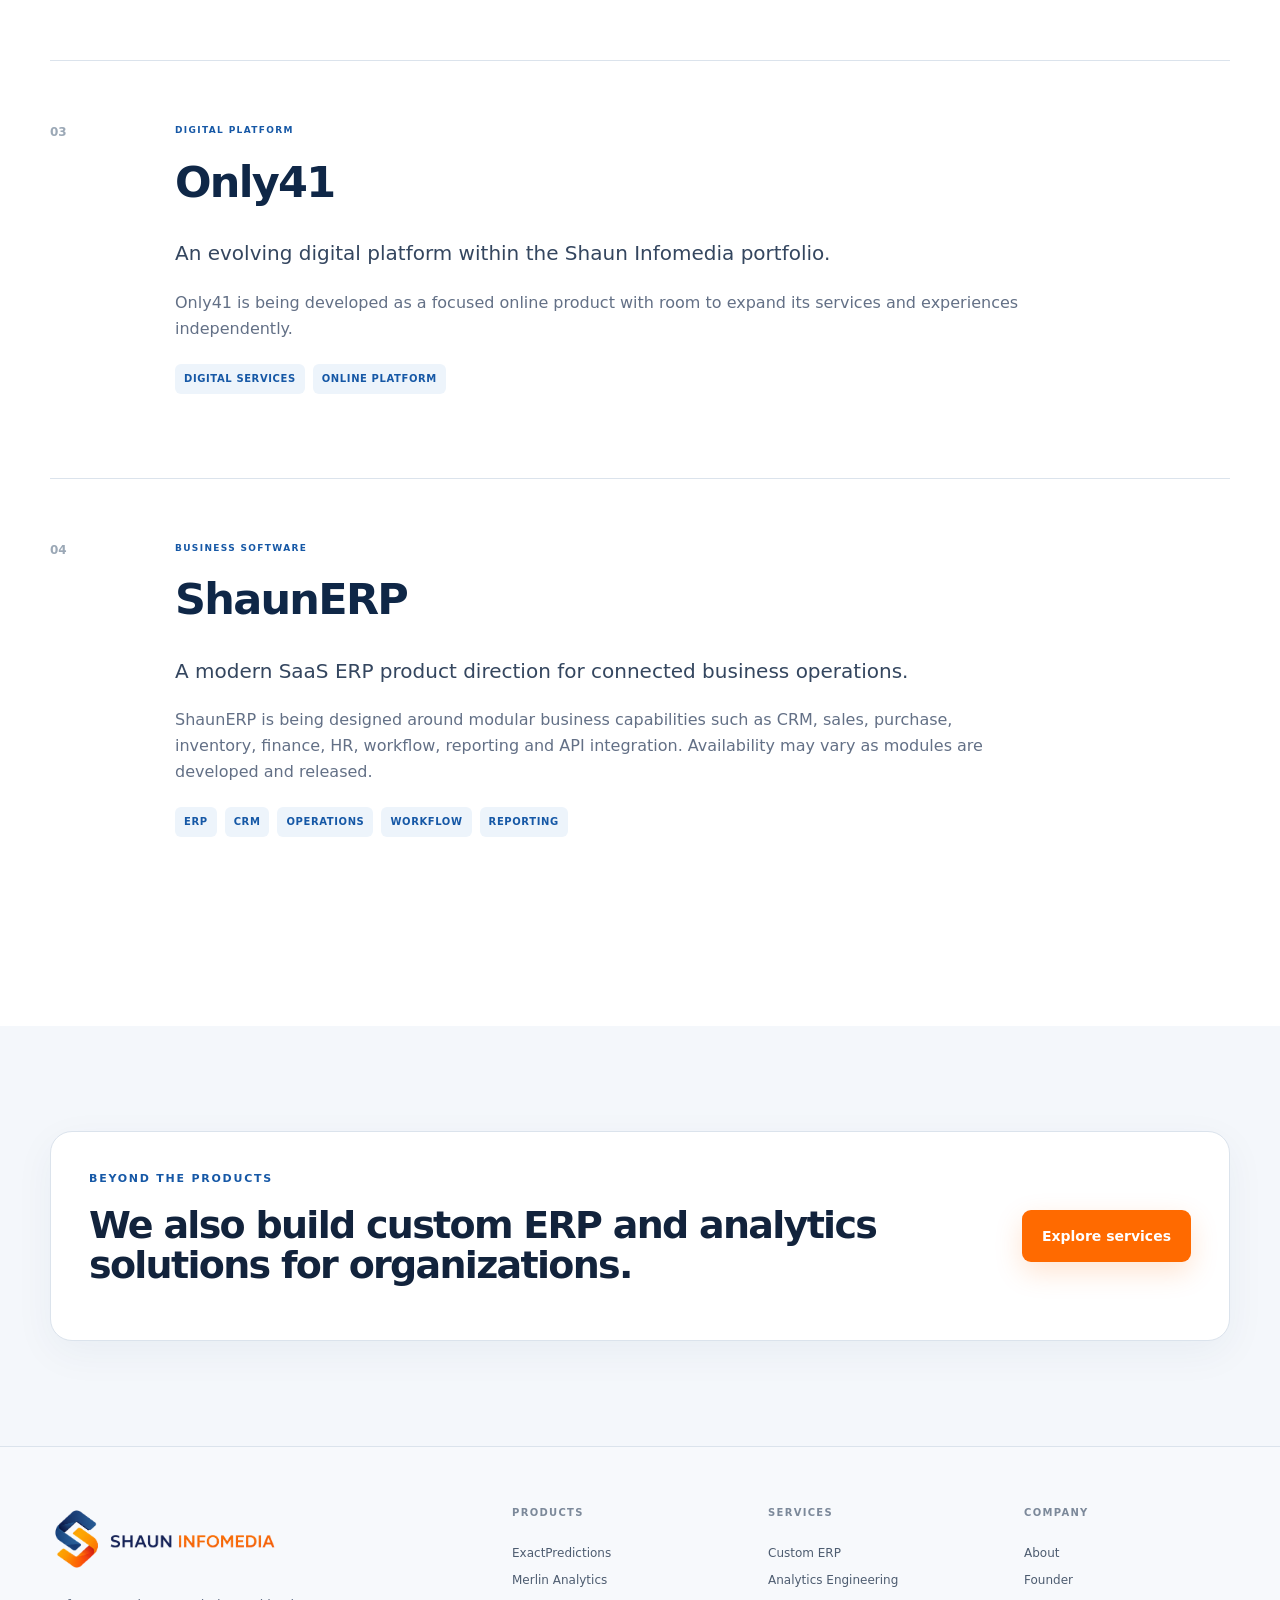
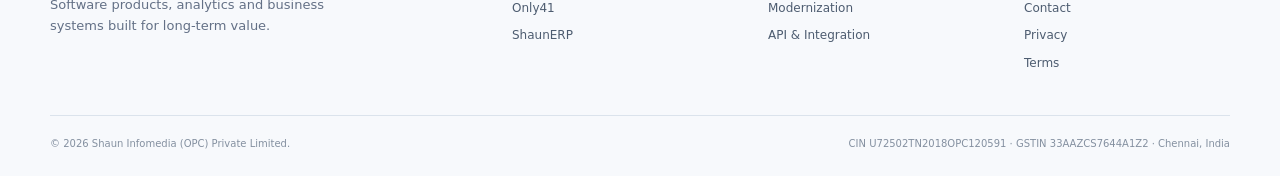
<file: deploy/lightsail/www/public/products.html>
<!doctype html>
<html lang="en">
<head>
<meta charset="utf-8">
<meta name="viewport" content="width=device-width,initial-scale=1">
<title>Products | Shaun Infomedia</title>
<meta name="description" content="Explore ExactPredictions, Merlin Analytics, Only41 and ShaunERP.">
<link rel="icon" href="assets/img/favicon-32.png">
<link rel="apple-touch-icon" href="assets/img/favicon-192.png">
<link rel="stylesheet" href="assets/css/site.css">
<meta name="theme-color" content="#ffffff">
</head>
<body>

<header class="topbar">
  <div class="container navwrap">
    <a class="brand" href="index.html"><img src="assets/img/logo-shaun-infomedia-transparent.png" alt="Shaun Infomedia"></a>
    <button class="nav-toggle" aria-expanded="false" aria-label="Toggle navigation"><span></span><span></span><span></span></button>
    <nav class="nav">
      <a href="products.html">Products</a>
      <a href="services.html">Services</a>
      <a href="about.html">Company</a>
      <a href="founder.html">Founder</a>
      <a href="contact.html">Contact</a>
      <a class="nav-cta" href="contact.html">Talk to us</a>
    </nav>
  </div>
</header>

<main>
<section class="page-hero"><div class="container narrow reveal"><div class="kicker">Products</div><h1>Software businesses built around focused domains.</h1><p>Our product portfolio combines domain expertise with long-term software engineering.</p></div></section>
<section class="section"><div class="container product-detail-list">
  <article id="exact" class="product-detail reveal"><div class="num">01</div><div><div class="product-tag">ASTROLOGY TECHNOLOGY</div><h2>ExactPredictions</h2><p class="lead">A technology platform for astrology calculations, reports, professional workflows, APIs and learning.</p><p>ExactPredictions brings specialized domain knowledge into structured software experiences for users, practitioners and digital services.</p><div class="chips"><span>Calculations</span><span>Reports</span><span>APIs</span><span>Subscriptions</span><span>Learning</span></div><a class="text-link" href="https://exactpredictions.in/" target="_blank" rel="noopener">Visit ExactPredictions ↗</a></div></article>
  <article id="merlin" class="product-detail reveal"><div class="num">02</div><div><div class="product-tag">ANALYTICS · LMS · RESEARCH</div><h2>Merlin Analytics</h2><p class="lead">A growing ecosystem for analytics, intelligent systems, learning delivery and market research technology.</p><p>The Merlin direction includes analytics platforms, Merlin LMS and the iStock market analytics initiative.</p><div class="chips"><span>Analytics</span><span>LMS</span><span>Research tools</span><span>Automation</span></div><a class="text-link" href="https://merlinanalytics.in/" target="_blank" rel="noopener">Visit Merlin Analytics ↗</a></div></article>
  <article id="only41" class="product-detail reveal"><div class="num">03</div><div><div class="product-tag">DIGITAL PLATFORM</div><h2>Only41</h2><p class="lead">An evolving digital platform within the Shaun Infomedia portfolio.</p><p>Only41 is being developed as a focused online product with room to expand its services and experiences independently.</p><div class="chips"><span>Digital services</span><span>Online platform</span></div></div></article>
  <article id="shaunerp" class="product-detail reveal"><div class="num">04</div><div><div class="product-tag">BUSINESS SOFTWARE</div><h2>ShaunERP</h2><p class="lead">A modern SaaS ERP product direction for connected business operations.</p><p>ShaunERP is being designed around modular business capabilities such as CRM, sales, purchase, inventory, finance, HR, workflow, reporting and API integration. Availability may vary as modules are developed and released.</p><div class="chips"><span>ERP</span><span>CRM</span><span>Operations</span><span>Workflow</span><span>Reporting</span></div></div></article>
</div></section>
<section class="section soft"><div class="container cta reveal"><div><div class="kicker">Beyond the products</div><h2>We also build custom ERP and analytics solutions for organizations.</h2></div><a class="btn primary" href="services.html">Explore services</a></div></section>
</main>

<footer class="footer">
  <div class="container footergrid">
    <div class="footerbrand">
      <img src="assets/img/logo-shaun-infomedia-transparent.png" alt="Shaun Infomedia">
      <p>Software products, analytics and business systems built for long-term value.</p>
    </div>
    <div><h4>Products</h4><a href="products.html#exact">ExactPredictions</a><a href="products.html#merlin">Merlin Analytics</a><a href="products.html#only41">Only41</a><a href="products.html#shaunerp">ShaunERP</a></div>
    <div><h4>Services</h4><a href="services.html#erp">Custom ERP</a><a href="services.html#analytics">Analytics Engineering</a><a href="services.html#modernization">Modernization</a><a href="services.html#api">API & Integration</a></div>
    <div><h4>Company</h4><a href="about.html">About</a><a href="founder.html">Founder</a><a href="contact.html">Contact</a><a href="privacy.html">Privacy</a><a href="terms.html">Terms</a></div>
  </div>
  <div class="container footnote">
    <span>© <span data-year></span> Shaun Infomedia (OPC) Private Limited.</span>
    <span>CIN U72502TN2018OPC120591 · GSTIN 33AAZCS7644A1Z2 · Chennai, India</span>
  </div>
</footer>
<script src="assets/js/site.js"></script></body></html>
</file>
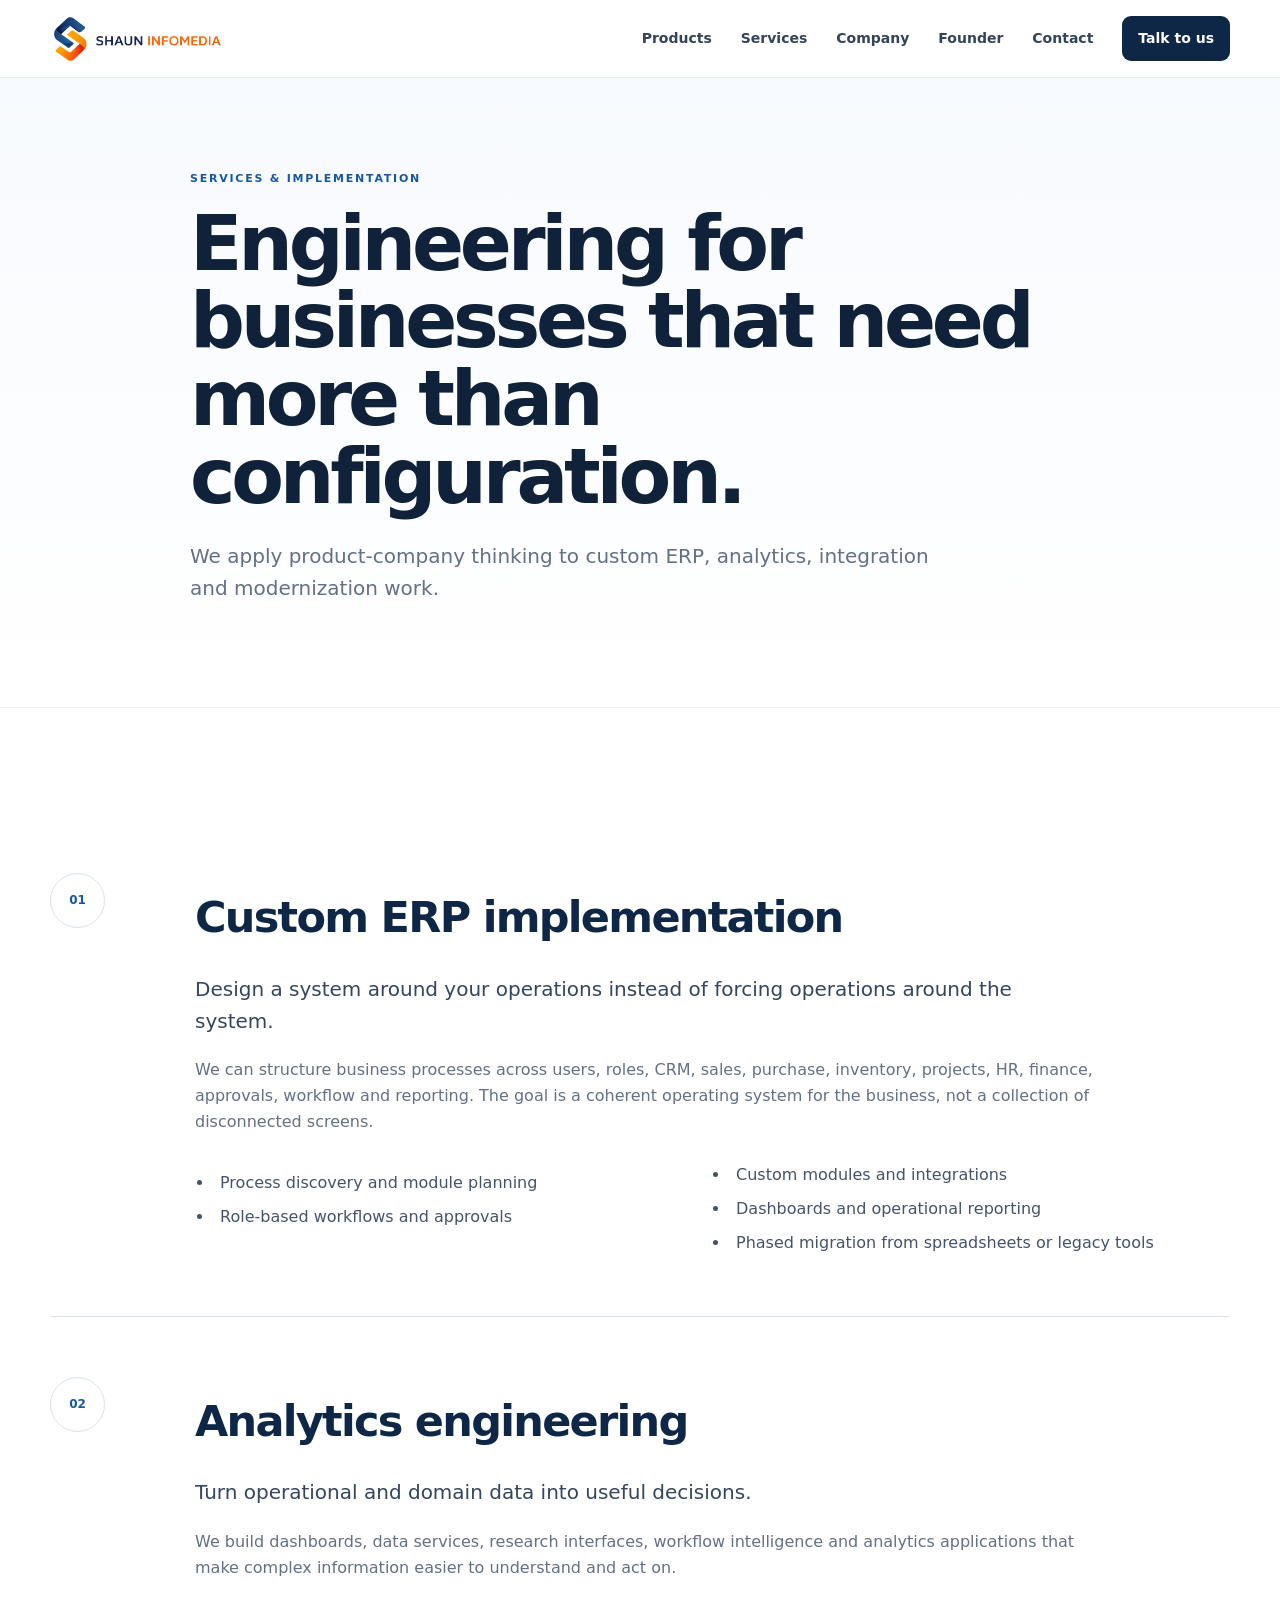
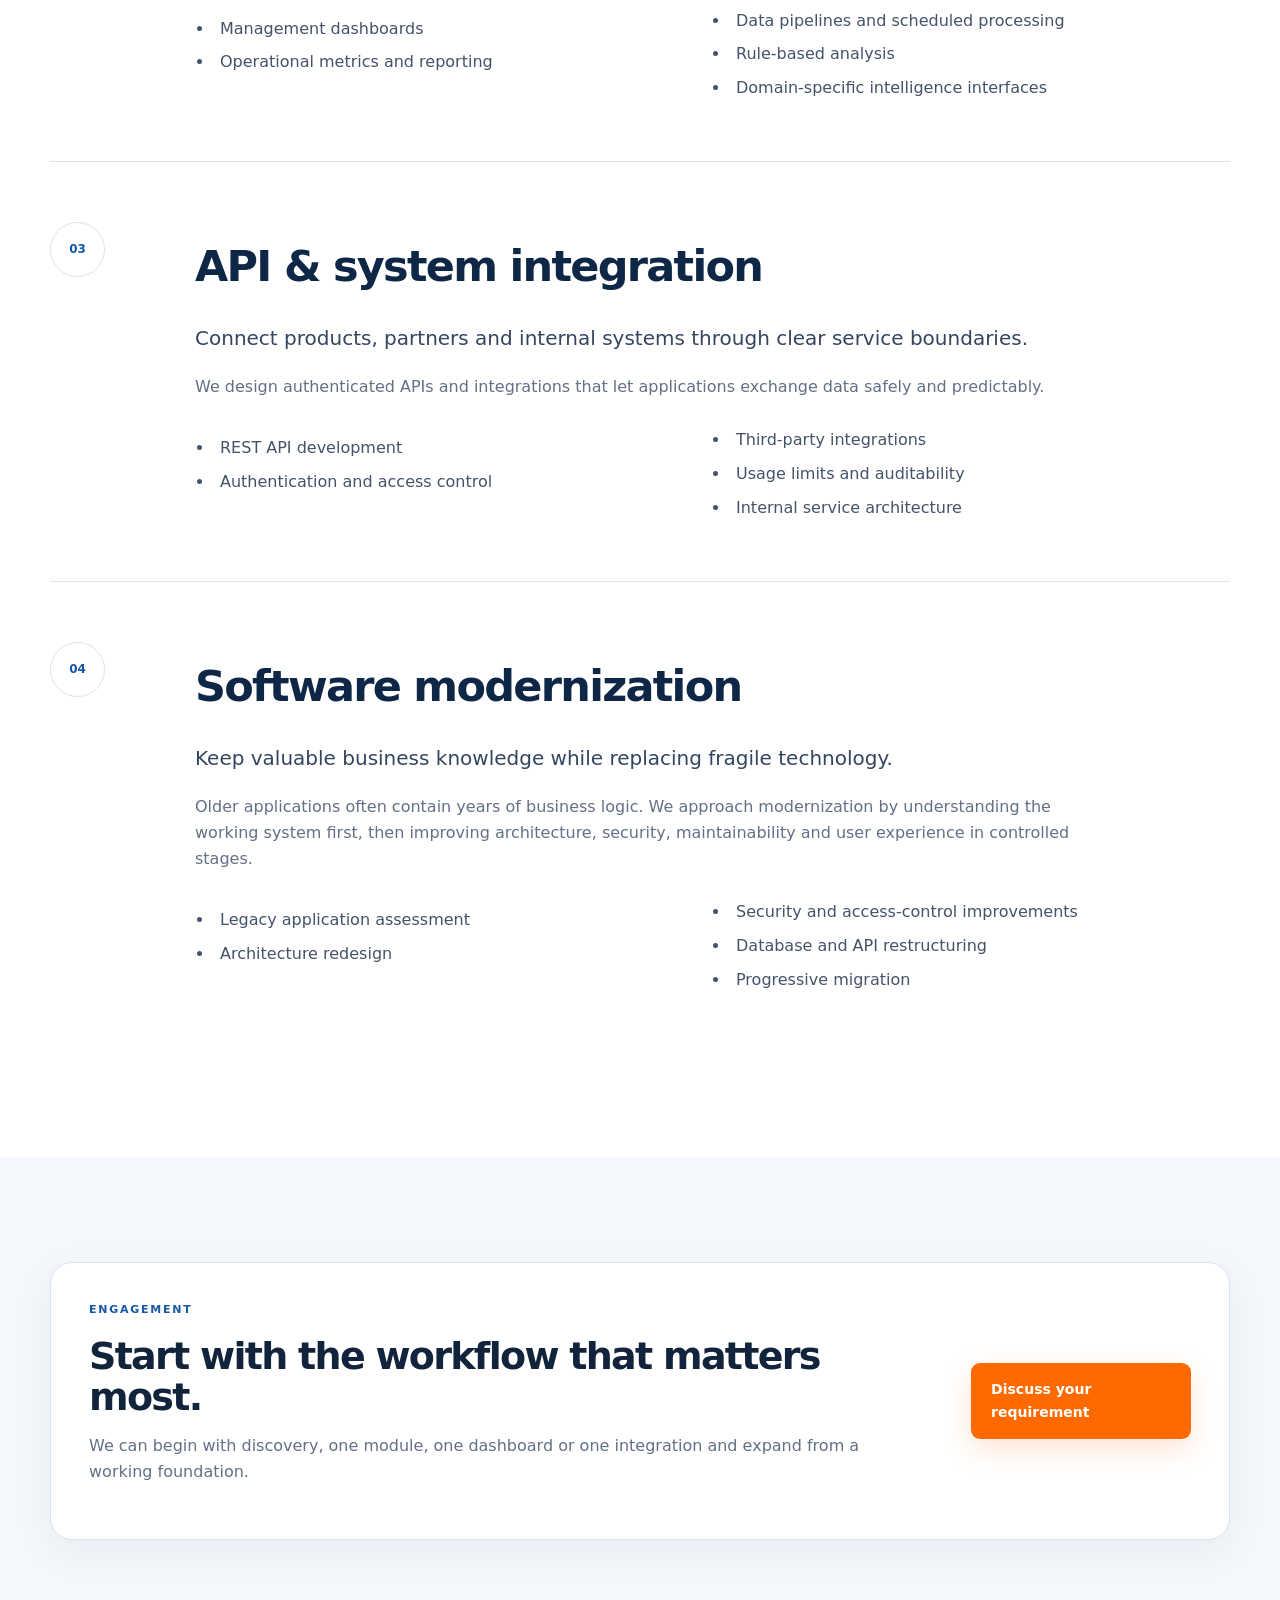
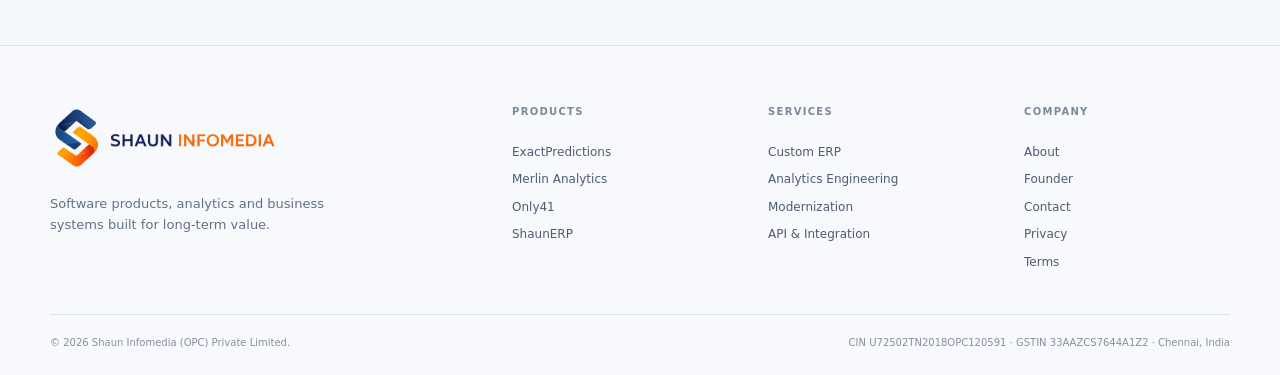
<file: deploy/lightsail/www/public/services.html>
<!doctype html>
<html lang="en">
<head>
<meta charset="utf-8">
<meta name="viewport" content="width=device-width,initial-scale=1">
<title>Services | Shaun Infomedia</title>
<meta name="description" content="Custom ERP implementation, analytics engineering, APIs, integration and software modernization.">
<link rel="icon" href="assets/img/favicon-32.png">
<link rel="apple-touch-icon" href="assets/img/favicon-192.png">
<link rel="stylesheet" href="assets/css/site.css">
<meta name="theme-color" content="#ffffff">
</head>
<body>

<header class="topbar">
  <div class="container navwrap">
    <a class="brand" href="index.html"><img src="assets/img/logo-shaun-infomedia-transparent.png" alt="Shaun Infomedia"></a>
    <button class="nav-toggle" aria-expanded="false" aria-label="Toggle navigation"><span></span><span></span><span></span></button>
    <nav class="nav">
      <a href="products.html">Products</a>
      <a href="services.html">Services</a>
      <a href="about.html">Company</a>
      <a href="founder.html">Founder</a>
      <a href="contact.html">Contact</a>
      <a class="nav-cta" href="contact.html">Talk to us</a>
    </nav>
  </div>
</header>

<main>
<section class="page-hero"><div class="container narrow reveal"><div class="kicker">Services & implementation</div><h1>Engineering for businesses that need more than configuration.</h1><p>We apply product-company thinking to custom ERP, analytics, integration and modernization work.</p></div></section>

<section class="section"><div class="container services-grid">
  <article id="erp" class="service-detail reveal"><div class="service-no">01</div><div><h2>Custom ERP implementation</h2><p class="lead">Design a system around your operations instead of forcing operations around the system.</p><p>We can structure business processes across users, roles, CRM, sales, purchase, inventory, projects, HR, finance, approvals, workflow and reporting. The goal is a coherent operating system for the business, not a collection of disconnected screens.</p><ul><li>Process discovery and module planning</li><li>Role-based workflows and approvals</li><li>Custom modules and integrations</li><li>Dashboards and operational reporting</li><li>Phased migration from spreadsheets or legacy tools</li></ul></div></article>
  <article id="analytics" class="service-detail reveal"><div class="service-no">02</div><div><h2>Analytics engineering</h2><p class="lead">Turn operational and domain data into useful decisions.</p><p>We build dashboards, data services, research interfaces, workflow intelligence and analytics applications that make complex information easier to understand and act on.</p><ul><li>Management dashboards</li><li>Operational metrics and reporting</li><li>Data pipelines and scheduled processing</li><li>Rule-based analysis</li><li>Domain-specific intelligence interfaces</li></ul></div></article>
  <article id="api" class="service-detail reveal"><div class="service-no">03</div><div><h2>API & system integration</h2><p class="lead">Connect products, partners and internal systems through clear service boundaries.</p><p>We design authenticated APIs and integrations that let applications exchange data safely and predictably.</p><ul><li>REST API development</li><li>Authentication and access control</li><li>Third-party integrations</li><li>Usage limits and auditability</li><li>Internal service architecture</li></ul></div></article>
  <article id="modernization" class="service-detail reveal"><div class="service-no">04</div><div><h2>Software modernization</h2><p class="lead">Keep valuable business knowledge while replacing fragile technology.</p><p>Older applications often contain years of business logic. We approach modernization by understanding the working system first, then improving architecture, security, maintainability and user experience in controlled stages.</p><ul><li>Legacy application assessment</li><li>Architecture redesign</li><li>Security and access-control improvements</li><li>Database and API restructuring</li><li>Progressive migration</li></ul></div></article>
</div></section>

<section class="section soft"><div class="container cta reveal"><div><div class="kicker">Engagement</div><h2>Start with the workflow that matters most.</h2><p>We can begin with discovery, one module, one dashboard or one integration and expand from a working foundation.</p></div><a class="btn primary" href="contact.html">Discuss your requirement</a></div></section>
</main>

<footer class="footer">
  <div class="container footergrid">
    <div class="footerbrand">
      <img src="assets/img/logo-shaun-infomedia-transparent.png" alt="Shaun Infomedia">
      <p>Software products, analytics and business systems built for long-term value.</p>
    </div>
    <div><h4>Products</h4><a href="products.html#exact">ExactPredictions</a><a href="products.html#merlin">Merlin Analytics</a><a href="products.html#only41">Only41</a><a href="products.html#shaunerp">ShaunERP</a></div>
    <div><h4>Services</h4><a href="services.html#erp">Custom ERP</a><a href="services.html#analytics">Analytics Engineering</a><a href="services.html#modernization">Modernization</a><a href="services.html#api">API & Integration</a></div>
    <div><h4>Company</h4><a href="about.html">About</a><a href="founder.html">Founder</a><a href="contact.html">Contact</a><a href="privacy.html">Privacy</a><a href="terms.html">Terms</a></div>
  </div>
  <div class="container footnote">
    <span>© <span data-year></span> Shaun Infomedia (OPC) Private Limited.</span>
    <span>CIN U72502TN2018OPC120591 · GSTIN 33AAZCS7644A1Z2 · Chennai, India</span>
  </div>
</footer>
<script src="assets/js/site.js"></script></body></html>
</file>
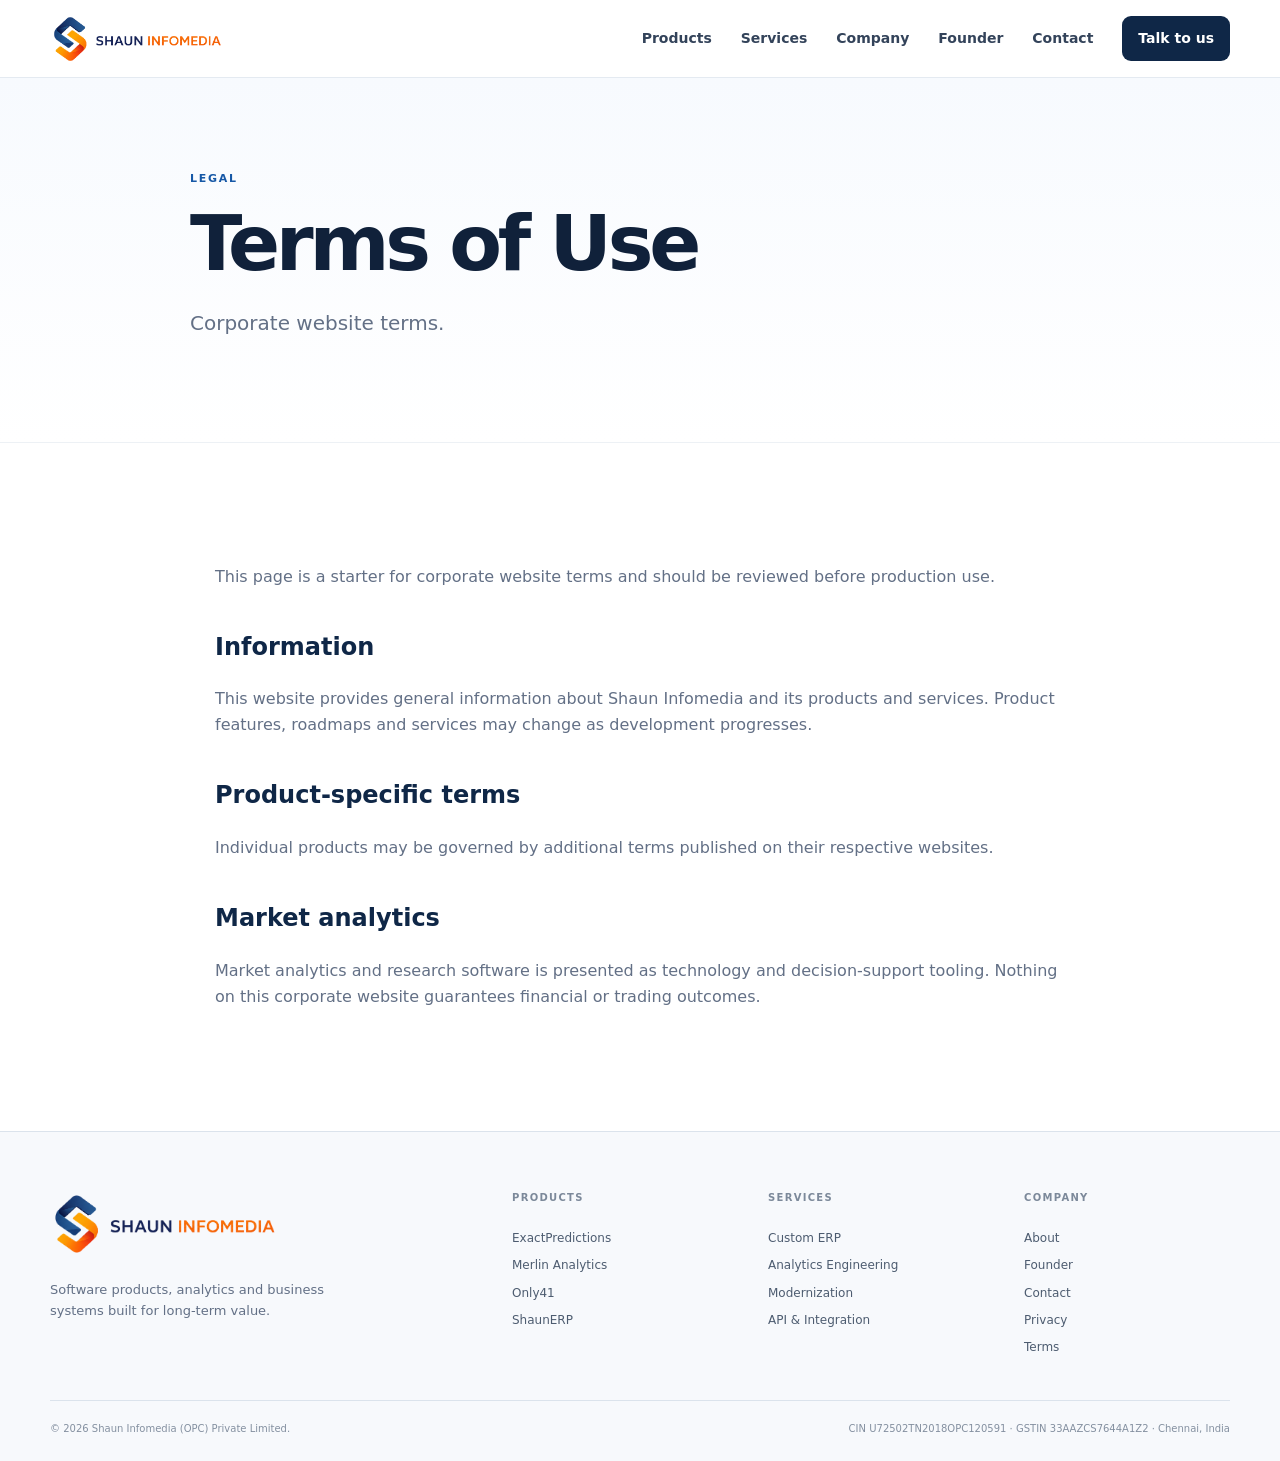
<file: deploy/lightsail/www/public/terms.html>
<!doctype html>
<html lang="en">
<head>
<meta charset="utf-8">
<meta name="viewport" content="width=device-width,initial-scale=1">
<title>Terms of Use | Shaun Infomedia</title>
<meta name="description" content="Terms of use for the Shaun Infomedia corporate website.">
<link rel="icon" href="assets/img/favicon-32.png">
<link rel="apple-touch-icon" href="assets/img/favicon-192.png">
<link rel="stylesheet" href="assets/css/site.css">
<meta name="theme-color" content="#ffffff">
</head>
<body>

<header class="topbar">
  <div class="container navwrap">
    <a class="brand" href="index.html"><img src="assets/img/logo-shaun-infomedia-transparent.png" alt="Shaun Infomedia"></a>
    <button class="nav-toggle" aria-expanded="false" aria-label="Toggle navigation"><span></span><span></span><span></span></button>
    <nav class="nav">
      <a href="products.html">Products</a>
      <a href="services.html">Services</a>
      <a href="about.html">Company</a>
      <a href="founder.html">Founder</a>
      <a href="contact.html">Contact</a>
      <a class="nav-cta" href="contact.html">Talk to us</a>
    </nav>
  </div>
</header>

<main><section class="page-hero"><div class="container narrow"><div class="kicker">Legal</div><h1>Terms of Use</h1><p>Corporate website terms.</p></div></section>
<section class="section"><div class="container legal-copy"><p>This page is a starter for corporate website terms and should be reviewed before production use.</p><h2>Information</h2><p>This website provides general information about Shaun Infomedia and its products and services. Product features, roadmaps and services may change as development progresses.</p><h2>Product-specific terms</h2><p>Individual products may be governed by additional terms published on their respective websites.</p><h2>Market analytics</h2><p>Market analytics and research software is presented as technology and decision-support tooling. Nothing on this corporate website guarantees financial or trading outcomes.</p></div></section></main>

<footer class="footer">
  <div class="container footergrid">
    <div class="footerbrand">
      <img src="assets/img/logo-shaun-infomedia-transparent.png" alt="Shaun Infomedia">
      <p>Software products, analytics and business systems built for long-term value.</p>
    </div>
    <div><h4>Products</h4><a href="products.html#exact">ExactPredictions</a><a href="products.html#merlin">Merlin Analytics</a><a href="products.html#only41">Only41</a><a href="products.html#shaunerp">ShaunERP</a></div>
    <div><h4>Services</h4><a href="services.html#erp">Custom ERP</a><a href="services.html#analytics">Analytics Engineering</a><a href="services.html#modernization">Modernization</a><a href="services.html#api">API & Integration</a></div>
    <div><h4>Company</h4><a href="about.html">About</a><a href="founder.html">Founder</a><a href="contact.html">Contact</a><a href="privacy.html">Privacy</a><a href="terms.html">Terms</a></div>
  </div>
  <div class="container footnote">
    <span>© <span data-year></span> Shaun Infomedia (OPC) Private Limited.</span>
    <span>CIN U72502TN2018OPC120591 · GSTIN 33AAZCS7644A1Z2 · Chennai, India</span>
  </div>
</footer>
<script src="assets/js/site.js"></script></body></html>
</file>
<file: deploy/lightsail/www/public/assets/css/site.css>
:root{
--navy:#0f2747;--blue:#1658a6;--blue2:#2f74c9;--orange:#ff6a00;--orange2:#ff9d1f;
--ink:#172033;--muted:#637086;--line:#dbe3ec;--soft:#f4f7fb;--soft2:#eef4fa;--white:#fff;
--shadow:0 20px 60px rgba(22,50,87,.10);--max:1180px;--radius:22px;
}
*{box-sizing:border-box} html{scroll-behavior:smooth}
body{margin:0;background:#fff;color:var(--ink);font-family:Inter,ui-sans-serif,system-ui,-apple-system,BlinkMacSystemFont,"Segoe UI",sans-serif;line-height:1.62}
a{text-decoration:none;color:inherit} img{max-width:100%} button,input,select,textarea{font:inherit}
.container{width:min(var(--max),calc(100% - 40px));margin:auto}
.narrow{max-width:900px}.topbar{height:78px;display:flex;align-items:center;position:sticky;top:0;z-index:40;background:rgba(255,255,255,.94);backdrop-filter:blur(18px);border-bottom:1px solid rgba(219,227,236,.75)}
.navwrap{display:flex;align-items:center;justify-content:space-between}.brand{display:flex;align-items:center}
.brand img{width:255px;height:52px;object-fit:contain;object-position:left center}
.nav{display:flex;align-items:center;gap:29px;font-size:14px;font-weight:650;color:#33435a}
.nav a:hover{color:var(--blue)}.nav-cta{background:var(--navy);color:#fff!important;padding:11px 16px;border-radius:9px}
.nav-toggle{display:none;border:0;background:transparent}.nav-toggle span{display:block;width:24px;height:2px;background:var(--navy);margin:5px}
.hero{padding:92px 0 105px;background:linear-gradient(180deg,#fff 0,#f9fbfd 100%);overflow:hidden}
.hero-grid{display:grid;grid-template-columns:1.06fr .94fr;gap:72px;align-items:center}
.kicker{font-size:11px;letter-spacing:.16em;text-transform:uppercase;font-weight:850;color:var(--blue);margin-bottom:17px}
.hero h1,.page-hero h1{font-size:clamp(50px,6vw,78px);line-height:1.01;letter-spacing:-.055em;margin:0 0 25px;color:#10213a}
.hero h1 span{color:var(--orange)}.hero-copy>p{font-size:20px;color:var(--muted);max-width:720px;margin:0 0 31px}
.actions{display:flex;gap:12px;flex-wrap:wrap}.btn{display:inline-flex;align-items:center;justify-content:center;padding:14px 19px;border-radius:9px;font-weight:750;font-size:14px;border:1px solid transparent;transition:.2s}
.btn.primary{background:var(--orange);color:#fff;box-shadow:0 10px 28px rgba(255,106,0,.18)}.btn.primary:hover{transform:translateY(-2px);background:#eb6203}
.btn.secondary{background:#fff;border-color:var(--line);color:var(--navy)}.btn.secondary:hover{border-color:#aebdcd}
.hero-proof{display:flex;gap:34px;margin-top:48px;padding-top:23px;border-top:1px solid var(--line)}
.hero-proof div{display:flex;flex-direction:column}.hero-proof strong{font-size:20px;color:var(--navy)}.hero-proof span{font-size:11px;color:#8290a2}
.hero-panel{height:480px;position:relative;background:linear-gradient(145deg,#edf5fd,#fff);border:1px solid #d7e3ef;border-radius:30px;box-shadow:var(--shadow);overflow:hidden}
.hero-panel:before{content:"";position:absolute;right:-110px;top:-100px;width:330px;height:330px;border-radius:50%;border:70px solid rgba(22,88,166,.07)}
.hero-panel:after{content:"";position:absolute;left:-100px;bottom:-130px;width:310px;height:310px;border-radius:50%;border:66px solid rgba(255,106,0,.07)}
.stack-card{position:absolute;background:#fff;border:1px solid #dfe7ef;border-radius:16px;padding:20px 22px;width:72%;box-shadow:0 14px 38px rgba(24,56,95,.10);display:flex;flex-direction:column}
.stack-card small{font-size:9px;letter-spacing:.14em;color:var(--blue);font-weight:900}.stack-card b{font-size:18px;color:var(--navy);margin:6px 0 3px}.stack-card span{font-size:12px;color:#78869a}
.card-a{left:34px;top:42px}.card-b{right:28px;top:180px}.card-c{left:48px;bottom:38px}
.mini-chart{position:absolute;right:26px;bottom:35px;width:126px;height:88px;display:flex;align-items:flex-end;gap:7px;padding:13px;background:#fff;border:1px solid var(--line);border-radius:13px;z-index:3}
.bar{width:14px;background:linear-gradient(180deg,var(--orange2),var(--orange));border-radius:4px 4px 1px 1px}.b1{height:30%}.b2{height:46%}.b3{height:39%}.b4{height:69%}.b5{height:88%}
.logo-strip{border-top:1px solid var(--line);border-bottom:1px solid var(--line);background:#fff}.strip-inner{height:66px;display:flex;align-items:center;justify-content:space-between;color:#77869a;font-size:10px;font-weight:800;letter-spacing:.12em}.strip-inner i{color:#c2ccd7}
.section{padding:105px 0}.soft{background:var(--soft)}.section-title{max-width:780px;margin-bottom:48px}.section-title h2,.split-heading h2,.about-grid h2,.service-band h2,.cta h2{font-size:clamp(36px,4.2vw,56px);line-height:1.06;letter-spacing:-.045em;color:#12233c;margin:0 0 16px}.section-title p,.split-heading>p{color:var(--muted);font-size:17px}
.split-heading{display:grid;grid-template-columns:1fr .72fr;gap:90px;align-items:end;margin-bottom:50px}.split-heading>p{margin:0 0 7px}
.feature-grid{display:grid;gap:18px}.feature-grid.three{grid-template-columns:repeat(3,1fr)}.feature{border:1px solid var(--line);border-radius:18px;padding:28px;background:#fff;min-height:260px;display:flex;flex-direction:column}
.icon{width:43px;height:43px;border-radius:10px;background:#eef4fb;color:var(--blue);font-size:12px;font-weight:900;display:grid;place-items:center}.feature h3{font-size:22px;letter-spacing:-.025em;margin:28px 0 8px}.feature p{color:var(--muted);font-size:14px}.feature a{margin-top:auto;color:var(--blue);font-weight:800;font-size:13px}
.product-mosaic{display:grid;grid-template-columns:1fr 1fr;gap:18px}.product-card{background:#fff;border:1px solid var(--line);border-radius:20px;padding:31px;min-height:330px;display:flex;flex-direction:column;position:relative;overflow:hidden}.product-card.large{min-height:390px}.product-card:after{content:"";position:absolute;width:190px;height:190px;border-radius:50%;right:-95px;top:-95px;background:rgba(22,88,166,.045)}.product-card:nth-child(2):after,.product-card:nth-child(4):after{background:rgba(255,106,0,.055)}
.product-tag{font-size:9px;font-weight:900;letter-spacing:.15em;color:var(--blue)}.product-card h3{font-size:32px;letter-spacing:-.04em;margin:24px 0 9px;color:var(--navy)}.product-card p{color:var(--muted);max-width:650px}.product-meta{margin-top:auto;border-top:1px solid var(--line);padding-top:18px;display:flex;justify-content:space-between;gap:20px;font-size:12px}.product-meta span{color:#7b899a}.product-meta a{color:var(--blue);font-weight:800}
.service-band{display:grid;grid-template-columns:1fr .9fr;gap:80px;align-items:center}.service-band p{color:var(--muted);font-size:17px}.service-links{border-top:1px solid var(--line)}.service-links a{display:flex;justify-content:space-between;padding:20px 0;border-bottom:1px solid var(--line);font-weight:750;color:var(--navy)}.service-links b{color:var(--orange)}
.dark-section{background:var(--navy);color:#fff}.split-heading.invert h2{color:#fff}.split-heading.invert>p{color:#bdc9d8}.dark-section .kicker{color:#7fb6f1}.pillars{display:grid;grid-template-columns:repeat(4,1fr);gap:1px;background:rgba(255,255,255,.13);border:1px solid rgba(255,255,255,.13)}.pillar{background:var(--navy);padding:30px;min-height:260px}.pillar b{font-size:11px;color:#8cb7e7}.pillar h3{font-size:20px;margin:38px 0 9px}.pillar p{font-size:13px;color:#b5c2d0}
.cta{display:flex;justify-content:space-between;align-items:center;gap:55px;border:1px solid var(--line);border-radius:22px;padding:38px;background:#fff;box-shadow:0 12px 40px rgba(20,55,90,.05)}.cta h2{max-width:800px;font-size:38px}.cta p{color:var(--muted)}
.page-hero{padding:92px 0 82px;background:linear-gradient(180deg,#f7fafe,#fff);border-bottom:1px solid #edf1f5}.page-hero p{font-size:20px;color:var(--muted);max-width:760px}
.product-detail-list{display:grid;gap:0}.product-detail{display:grid;grid-template-columns:95px 1fr;gap:30px;padding:62px 0;border-top:1px solid var(--line)}.product-detail:first-child{border-top:0}.num{font-size:12px;font-weight:900;color:#9ba8b6}.product-detail h2,.service-detail h2{font-size:43px;letter-spacing:-.04em;color:var(--navy);margin:10px 0}.lead{font-size:20px;color:#34465f!important}.product-detail p{max-width:850px;color:var(--muted)}.chips{display:flex;gap:8px;flex-wrap:wrap;margin:22px 0}.chips span{font-size:10px;letter-spacing:.06em;text-transform:uppercase;font-weight:850;background:#edf4fb;color:var(--blue);padding:7px 9px;border-radius:6px}.text-link{font-size:13px;color:var(--blue);font-weight:850}
.services-grid{display:grid;gap:0}.service-detail{display:grid;grid-template-columns:110px 1fr;gap:35px;padding:60px 0;border-top:1px solid var(--line)}.service-detail:first-child{border-top:0}.service-no{width:55px;height:55px;border-radius:50%;border:1px solid var(--line);display:grid;place-items:center;color:var(--blue);font-weight:900;font-size:12px}.service-detail p{max-width:900px;color:var(--muted)}.service-detail ul{columns:2;margin:27px 0 0;padding-left:19px;color:#44536a}.service-detail li{margin:8px 0;padding-left:6px}
.about-grid{display:grid;grid-template-columns:.75fr 1.25fr;gap:100px}.body-copy p{color:var(--muted);font-size:16px}.body-copy .lead{font-size:22px}
.facts-grid{display:grid;grid-template-columns:1fr 1fr;gap:16px}.fact{background:#fff;border:1px solid var(--line);border-radius:15px;padding:24px}.fact span{display:block;font-size:9px;text-transform:uppercase;letter-spacing:.14em;color:#8c98a8;font-weight:850;margin-bottom:8px}.fact b{font-size:15px;color:var(--navy)}
.founder-intro{display:grid;grid-template-columns:1fr auto;align-items:center;gap:60px}.founder-hero h1{margin-bottom:7px}.founder-alias{font-size:15px!important;color:var(--blue)!important;font-weight:750}.founder-mark{width:190px;height:190px;border-radius:40px;background:linear-gradient(145deg,var(--navy),var(--blue));color:#fff;display:grid;place-items:center;font-size:54px;font-weight:900;box-shadow:var(--shadow)}
.expertise-grid{display:grid;grid-template-columns:1fr 1fr;gap:16px}.expertise{background:#fff;border:1px solid var(--line);border-radius:16px;padding:26px}.expertise h3{font-size:20px;margin:0 0 8px;color:var(--navy)}.expertise p{font-size:14px;color:var(--muted);margin:0}
.quote-panel{max-width:900px}.quote-panel blockquote{font-size:38px;line-height:1.25;letter-spacing:-.035em;color:var(--navy);margin:20px 0}.quote-panel>p{color:var(--muted)}
.contact-layout{display:grid;grid-template-columns:.8fr 1.2fr;gap:70px}.contact-info h2{font-size:34px;color:var(--navy);letter-spacing:-.03em}.contact-info p{color:var(--muted)}.contact-lines{display:flex;flex-direction:column;gap:8px;margin-top:26px}.contact-lines a{color:var(--blue);font-weight:800}.corp-lines{display:flex;flex-direction:column;gap:3px;margin-top:26px;font-size:11px;color:#8794a4}
.contact-form{border:1px solid var(--line);border-radius:20px;padding:30px;display:grid;grid-template-columns:1fr 1fr;gap:18px;background:#fff;box-shadow:var(--shadow)}.field{display:flex;flex-direction:column;gap:7px}.field.full{grid-column:1/-1}.field label{font-size:11px;font-weight:800;color:#4f5f73}.field input,.field select,.field textarea{width:100%;border:1px solid #cfd9e3;border-radius:8px;padding:12px 13px;background:#fbfcfe;color:var(--ink);outline:none}.field input:focus,.field select:focus,.field textarea:focus{border-color:var(--blue)}.form-note{grid-column:1/-1;font-size:11px;color:#8995a4}.contact-form .btn{justify-self:start}
.legal-copy{max-width:850px}.legal-copy h2{margin-top:38px;color:var(--navy)}.legal-copy p{color:var(--muted)}
.footer{background:#f7f9fc;border-top:1px solid var(--line);padding:58px 0 24px}.footergrid{display:grid;grid-template-columns:2fr 1fr 1fr 1fr;gap:50px}.footerbrand img{width:230px}.footerbrand p{max-width:330px;color:var(--muted);font-size:13px}.footergrid h4{font-size:10px;letter-spacing:.13em;text-transform:uppercase;color:#7c899a;margin:0 0 15px}.footergrid>div:not(.footerbrand){display:flex;flex-direction:column;gap:8px}.footergrid a{font-size:12px;color:#4d5c70}.footnote{border-top:1px solid var(--line);margin-top:42px;padding-top:20px;display:flex;justify-content:space-between;gap:25px;color:#8490a0;font-size:10px}
.reveal{opacity:0;transform:translateY(16px);transition:.65s ease}.reveal.visible{opacity:1;transform:none}.delay-1{transition-delay:.07s}.delay-2{transition-delay:.14s}.delay-3{transition-delay:.21s}
@media(max-width:980px){
.hero-grid,.service-band,.split-heading,.about-grid,.contact-layout{grid-template-columns:1fr}.hero-grid{gap:44px}.split-heading{gap:20px}.about-grid{gap:25px}.pillars{grid-template-columns:1fr 1fr}.footergrid{grid-template-columns:1.5fr 1fr 1fr}.footergrid>div:last-child{grid-column:1/-1}.founder-intro{grid-template-columns:1fr}.founder-mark{width:140px;height:140px}
}
@media(max-width:760px){
.container{width:min(var(--max),calc(100% - 28px))}.topbar{height:72px}.brand img{width:205px;height:46px}.nav-toggle{display:block}.nav{display:none;position:absolute;top:71px;left:14px;right:14px;background:#fff;border:1px solid var(--line);border-radius:14px;padding:13px;box-shadow:var(--shadow);flex-direction:column;align-items:stretch}.nav.open{display:flex}.nav a{padding:8px}.nav-cta{text-align:center}
.hero{padding:67px 0 75px}.hero h1,.page-hero h1{font-size:48px}.hero-copy>p,.page-hero p{font-size:17px}.hero-panel{height:430px}.stack-card{width:82%}.mini-chart{display:none}
.hero-proof{gap:20px;flex-wrap:wrap}.strip-inner{overflow:auto;gap:20px;justify-content:flex-start;white-space:nowrap}.section{padding:76px 0}.feature-grid.three,.product-mosaic,.expertise-grid,.facts-grid{grid-template-columns:1fr}.pillars{grid-template-columns:1fr}.cta{flex-direction:column;align-items:flex-start;padding:28px}.product-detail,.service-detail{grid-template-columns:1fr;gap:15px}.service-detail ul{columns:1}.contact-form{grid-template-columns:1fr}.field.full,.form-note{grid-column:auto}.footergrid{grid-template-columns:1fr 1fr}.footerbrand{grid-column:1/-1}.footergrid>div:last-child{grid-column:1/-1}.footnote{flex-direction:column}.quote-panel blockquote{font-size:30px}
}
@media(max-width:500px){
.hero h1,.page-hero h1{font-size:41px}.hero-panel{height:390px}.stack-card{width:87%;padding:16px}.card-a{left:18px;top:24px}.card-b{right:14px;top:145px}.card-c{left:22px;bottom:24px}.section-title h2,.split-heading h2,.about-grid h2,.service-band h2,.cta h2{font-size:35px}.product-card{padding:24px}.product-card h3{font-size:28px}.founder-mark{width:110px;height:110px;border-radius:28px;font-size:38px}
}
@media(prefers-reduced-motion:reduce){*{scroll-behavior:auto!important;animation:none!important;transition:none!important}.reveal{opacity:1;transform:none}}
</file>
